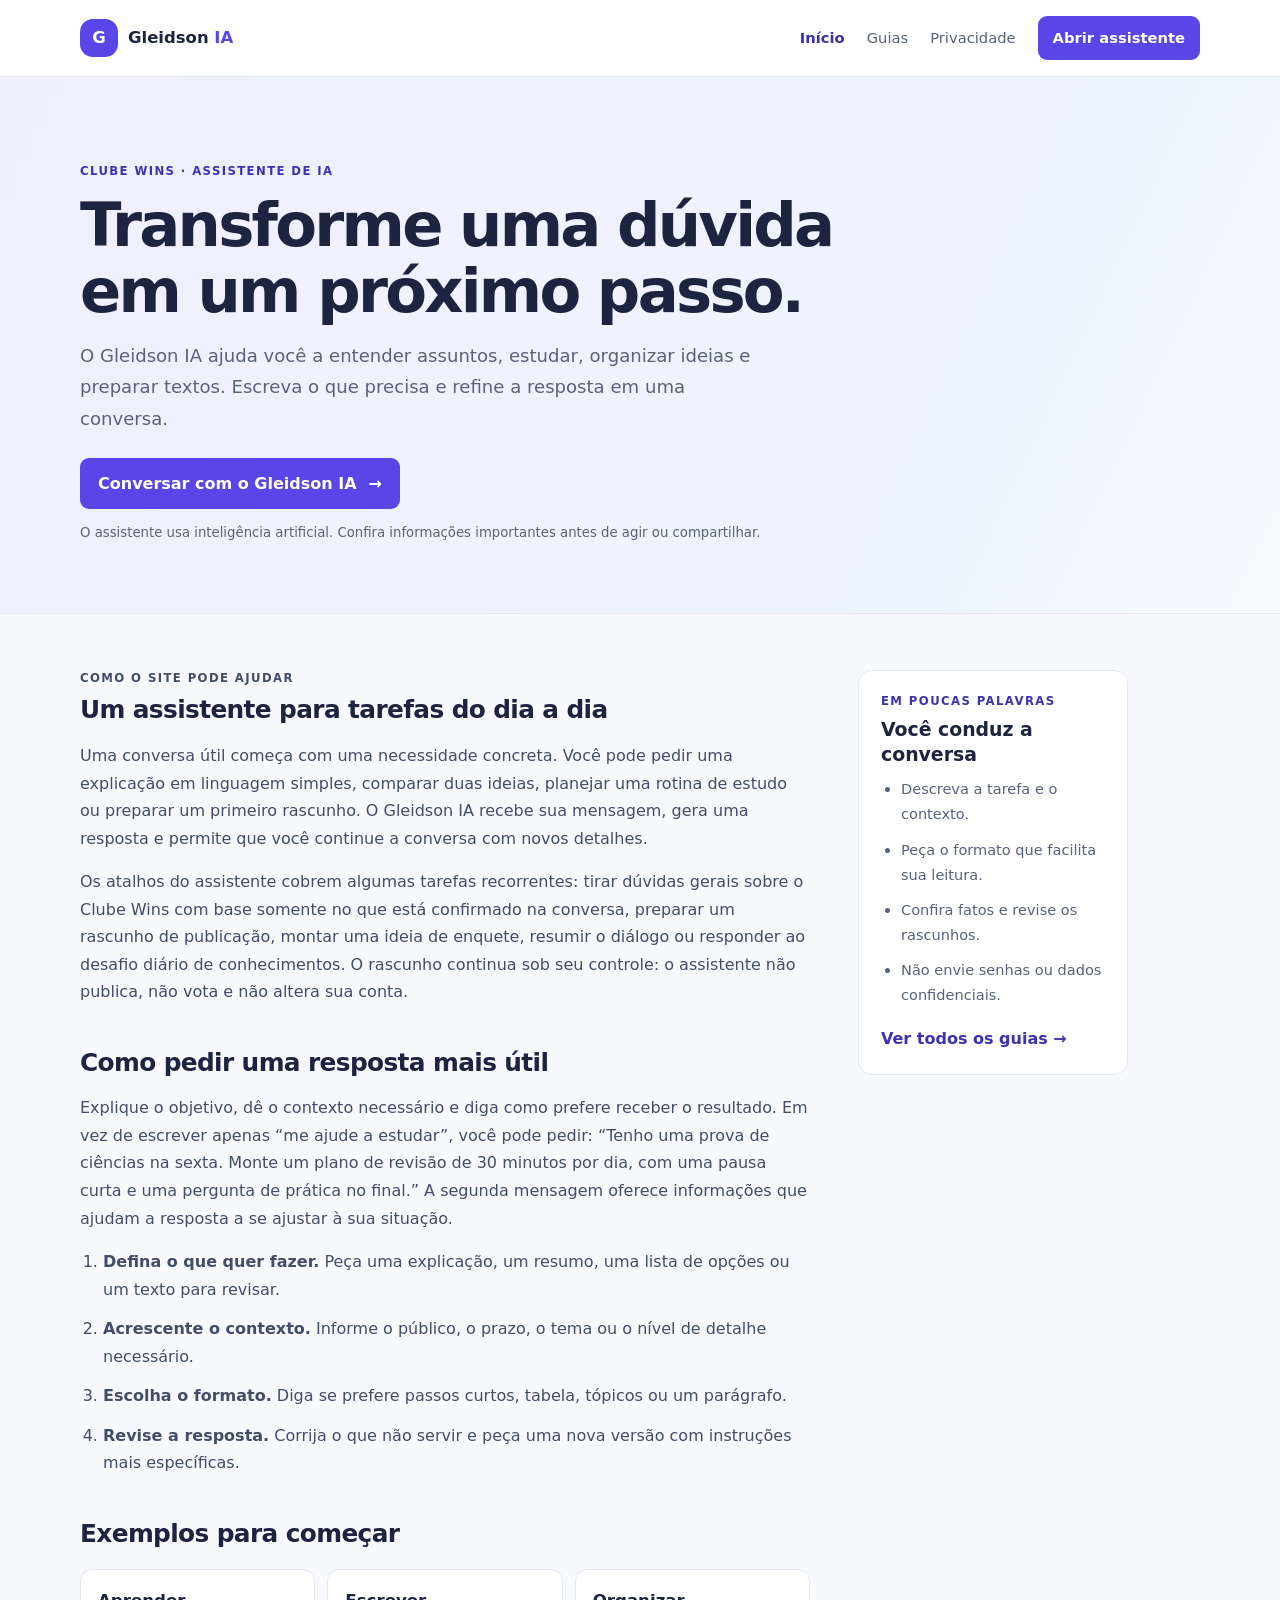
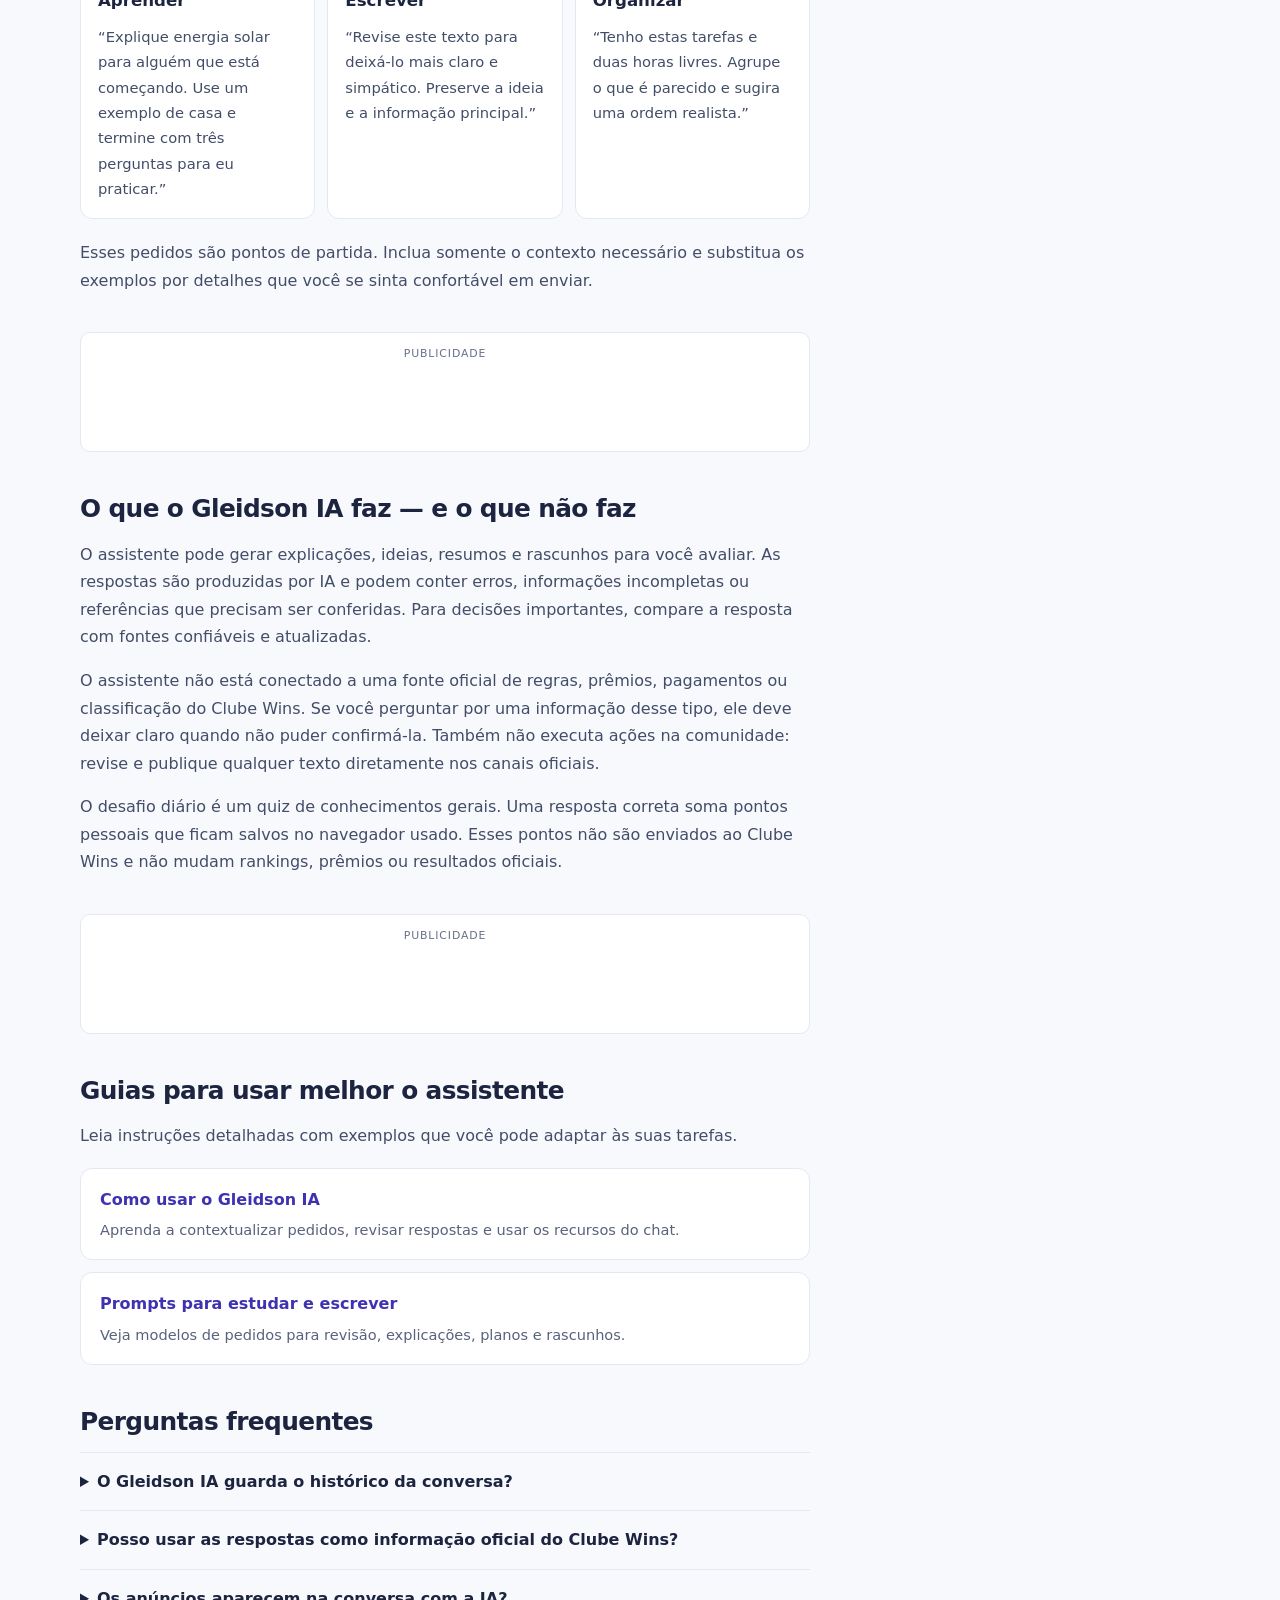
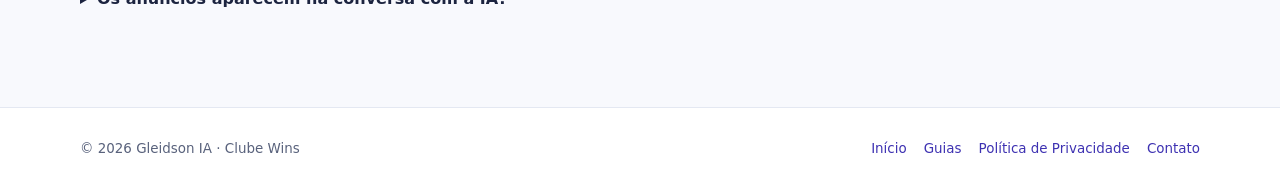
<file: index.html>
<!doctype html>
<html lang="pt-BR">
<head>
  <meta charset="utf-8">
  <meta name="viewport" content="width=device-width, initial-scale=1">
  <meta name="description" content="Conheça o Gleidson IA, veja como usar o assistente com mais clareza e confira guias práticos para estudar, escrever e organizar ideias.">
  <meta name="google-adsense-account" content="ca-pub-8005983262078707">
  <link rel="canonical" href="https://clubewins.com.br/">
  <link rel="stylesheet" href="/site.css">
  <title>Gleidson IA: assistente para estudar, escrever e organizar ideias</title>
  <script async src="https://pagead2.googlesyndication.com/pagead/js/adsbygoogle.js?client=ca-pub-8005983262078707" crossorigin="anonymous"></script>
</head>
<body>
  <header class="site-header">
    <div class="site-header-inner">
      <a class="brand" href="/" aria-label="Gleidson IA, página inicial"><span class="brand-mark" aria-hidden="true">G</span><span>Gleidson <strong>IA</strong></span></a>
      <nav class="site-nav" aria-label="Navegação principal">
        <a href="/" aria-current="page">Início</a>
        <a href="/guias/">Guias</a>
        <a href="/privacidade/">Privacidade</a>
        <a class="nav-cta" href="/chat/">Abrir assistente</a>
      </nav>
    </div>
  </header>

  <main>
    <section class="hero">
      <div class="hero-inner">
        <p class="eyebrow">CLUBE WINS · ASSISTENTE DE IA</p>
        <h1>Transforme uma dúvida em um próximo passo.</h1>
        <p class="hero-copy">O Gleidson IA ajuda você a entender assuntos, estudar, organizar ideias e preparar textos. Escreva o que precisa e refine a resposta em uma conversa.</p>
        <a class="button button-primary" href="/chat/">Conversar com o Gleidson IA <span aria-hidden="true">→</span></a>
        <p class="hero-note">O assistente usa inteligência artificial. Confira informações importantes antes de agir ou compartilhar.</p>
      </div>
    </section>

    <div class="content-layout">
      <article class="article-content">
        <p class="article-kicker">COMO O SITE PODE AJUDAR</p>
        <h2>Um assistente para tarefas do dia a dia</h2>
        <p>Uma conversa útil começa com uma necessidade concreta. Você pode pedir uma explicação em linguagem simples, comparar duas ideias, planejar uma rotina de estudo ou preparar um primeiro rascunho. O Gleidson IA recebe sua mensagem, gera uma resposta e permite que você continue a conversa com novos detalhes.</p>
        <p>Os atalhos do assistente cobrem algumas tarefas recorrentes: tirar dúvidas gerais sobre o Clube Wins com base somente no que está confirmado na conversa, preparar um rascunho de publicação, montar uma ideia de enquete, resumir o diálogo ou responder ao desafio diário de conhecimentos. O rascunho continua sob seu controle: o assistente não publica, não vota e não altera sua conta.</p>

        <section class="content-section">
          <h2>Como pedir uma resposta mais útil</h2>
          <p>Explique o objetivo, dê o contexto necessário e diga como prefere receber o resultado. Em vez de escrever apenas “me ajude a estudar”, você pode pedir: “Tenho uma prova de ciências na sexta. Monte um plano de revisão de 30 minutos por dia, com uma pausa curta e uma pergunta de prática no final.” A segunda mensagem oferece informações que ajudam a resposta a se ajustar à sua situação.</p>
          <ol class="steps-list">
            <li><strong>Defina o que quer fazer.</strong> Peça uma explicação, um resumo, uma lista de opções ou um texto para revisar.</li>
            <li><strong>Acrescente o contexto.</strong> Informe o público, o prazo, o tema ou o nível de detalhe necessário.</li>
            <li><strong>Escolha o formato.</strong> Diga se prefere passos curtos, tabela, tópicos ou um parágrafo.</li>
            <li><strong>Revise a resposta.</strong> Corrija o que não servir e peça uma nova versão com instruções mais específicas.</li>
          </ol>
        </section>

        <section class="content-section">
          <h2>Exemplos para começar</h2>
          <div class="example-grid">
            <div class="example-card"><h3>Aprender</h3><p>“Explique energia solar para alguém que está começando. Use um exemplo de casa e termine com três perguntas para eu praticar.”</p></div>
            <div class="example-card"><h3>Escrever</h3><p>“Revise este texto para deixá-lo mais claro e simpático. Preserve a ideia e a informação principal.”</p></div>
            <div class="example-card"><h3>Organizar</h3><p>“Tenho estas tarefas e duas horas livres. Agrupe o que é parecido e sugira uma ordem realista.”</p></div>
          </div>
          <p>Esses pedidos são pontos de partida. Inclua somente o contexto necessário e substitua os exemplos por detalhes que você se sinta confortável em enviar.</p>
        </section>

        <aside class="ad-panel" aria-label="Publicidade">
          <span class="ad-label">Publicidade</span>
          <ins class="adsbygoogle" style="display:block" data-ad-client="ca-pub-8005983262078707" data-ad-slot="6767560576" data-ad-format="auto" data-full-width-responsive="true"></ins>
          <script>(window.adsbygoogle = window.adsbygoogle || []).push({});</script>
        </aside>

        <section class="content-section">
          <h2>O que o Gleidson IA faz — e o que não faz</h2>
          <p>O assistente pode gerar explicações, ideias, resumos e rascunhos para você avaliar. As respostas são produzidas por IA e podem conter erros, informações incompletas ou referências que precisam ser conferidas. Para decisões importantes, compare a resposta com fontes confiáveis e atualizadas.</p>
          <p>O assistente não está conectado a uma fonte oficial de regras, prêmios, pagamentos ou classificação do Clube Wins. Se você perguntar por uma informação desse tipo, ele deve deixar claro quando não puder confirmá-la. Também não executa ações na comunidade: revise e publique qualquer texto diretamente nos canais oficiais.</p>
          <p>O desafio diário é um quiz de conhecimentos gerais. Uma resposta correta soma pontos pessoais que ficam salvos no navegador usado. Esses pontos não são enviados ao Clube Wins e não mudam rankings, prêmios ou resultados oficiais.</p>
        </section>

        <aside class="ad-panel" aria-label="Publicidade">
          <span class="ad-label">Publicidade</span>
          <ins class="adsbygoogle" style="display:block" data-ad-client="ca-pub-8005983262078707" data-ad-slot="3563583249" data-ad-format="auto" data-full-width-responsive="true"></ins>
          <script>(window.adsbygoogle = window.adsbygoogle || []).push({});</script>
        </aside>

        <section class="content-section">
          <h2>Guias para usar melhor o assistente</h2>
          <p>Leia instruções detalhadas com exemplos que você pode adaptar às suas tarefas.</p>
          <div class="guide-links">
            <a href="/guias/como-usar-gleidson-ia/"><strong>Como usar o Gleidson IA</strong><span>Aprenda a contextualizar pedidos, revisar respostas e usar os recursos do chat.</span></a>
            <a href="/guias/prompts-para-estudar-e-escrever/"><strong>Prompts para estudar e escrever</strong><span>Veja modelos de pedidos para revisão, explicações, planos e rascunhos.</span></a>
          </div>
        </section>

        <section class="content-section faq-section">
          <h2>Perguntas frequentes</h2>
          <details><summary>O Gleidson IA guarda o histórico da conversa?</summary><p>O site mantém as mensagens da conversa na memória da página enquanto ela está aberta. Ao recarregar ou iniciar outra conversa, esse histórico local é apagado. As mensagens enviadas são processadas pelo serviço Gemini do Google; consulte a <a href="/privacidade/">Política de Privacidade</a> para entender o tratamento pelo provedor.</p></details>
          <details><summary>Posso usar as respostas como informação oficial do Clube Wins?</summary><p>Não. O assistente não tem acesso a uma base oficial de regras, prêmios, pagamentos ou classificações. Confirme esse tipo de informação diretamente nos canais oficiais do Clube Wins.</p></details>
          <details><summary>Os anúncios aparecem na conversa com a IA?</summary><p>Esta página editorial pode exibir anúncios do Google AdSense. A tela de conversa em <a href="/chat/">/chat/</a> não carrega anúncios.</p></details>
        </section>
      </article>
      <aside class="reading-card" aria-label="Resumo do Gleidson IA">
        <p class="eyebrow">EM POUCAS PALAVRAS</p>
        <h2>Você conduz a conversa</h2>
        <ul>
          <li>Descreva a tarefa e o contexto.</li>
          <li>Peça o formato que facilita sua leitura.</li>
          <li>Confira fatos e revise os rascunhos.</li>
          <li>Não envie senhas ou dados confidenciais.</li>
        </ul>
        <a class="text-link" href="/guias/">Ver todos os guias <span aria-hidden="true">→</span></a>
      </aside>
    </div>
  </main>

  <footer class="site-footer">
    <div class="footer-inner">
      <span>© 2026 Gleidson IA · Clube Wins</span>
      <nav aria-label="Links do rodapé"><a href="/">Início</a><a href="/guias/">Guias</a><a href="/privacidade/">Política de Privacidade</a><a href="mailto:gleidssonn22@gmail.com">Contato</a></nav>
    </div>
  </footer>
</body>
</html>
</file>
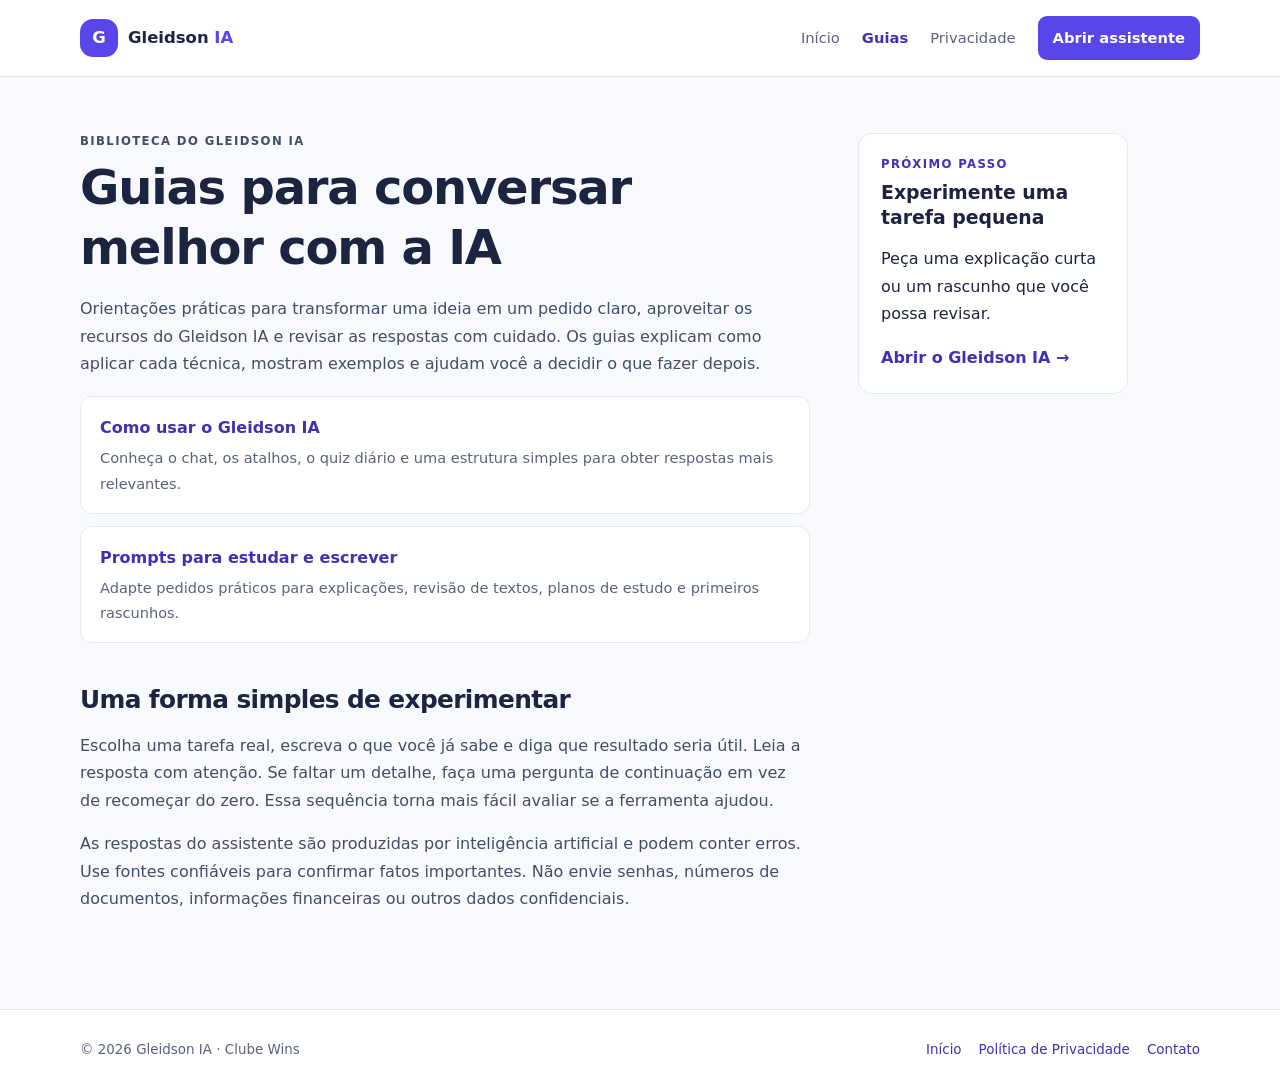
<file: guias/index.html>
<!doctype html>
<html lang="pt-BR">
<head>
  <meta charset="utf-8">
  <meta name="viewport" content="width=device-width, initial-scale=1">
  <meta name="description" content="Guias originais do Gleidson IA com instruções e exemplos para estudar, escrever, organizar ideias e revisar respostas de inteligência artificial.">
  <link rel="canonical" href="https://clubewins.com.br/guias/">
  <link rel="stylesheet" href="/site.css">
  <title>Guias práticos de inteligência artificial | Gleidson IA</title>
</head>
<body>
  <header class="site-header"><div class="site-header-inner">
    <a class="brand" href="/" aria-label="Gleidson IA, página inicial"><span class="brand-mark" aria-hidden="true">G</span><span>Gleidson <strong>IA</strong></span></a>
    <nav class="site-nav" aria-label="Navegação principal"><a href="/">Início</a><a href="/guias/" aria-current="page">Guias</a><a href="/privacidade/">Privacidade</a><a class="nav-cta" href="/chat/">Abrir assistente</a></nav>
  </div></header>
  <main class="content-layout">
    <article class="article-content">
      <p class="article-kicker">BIBLIOTECA DO GLEIDSON IA</p>
      <h1>Guias para conversar melhor com a IA</h1>
      <p>Orientações práticas para transformar uma ideia em um pedido claro, aproveitar os recursos do Gleidson IA e revisar as respostas com cuidado. Os guias explicam como aplicar cada técnica, mostram exemplos e ajudam você a decidir o que fazer depois.</p>
      <div class="guide-links">
        <a href="/guias/como-usar-gleidson-ia/"><strong>Como usar o Gleidson IA</strong><span>Conheça o chat, os atalhos, o quiz diário e uma estrutura simples para obter respostas mais relevantes.</span></a>
        <a href="/guias/prompts-para-estudar-e-escrever/"><strong>Prompts para estudar e escrever</strong><span>Adapte pedidos práticos para explicações, revisão de textos, planos de estudo e primeiros rascunhos.</span></a>
      </div>
      <section class="content-section">
        <h2>Uma forma simples de experimentar</h2>
        <p>Escolha uma tarefa real, escreva o que você já sabe e diga que resultado seria útil. Leia a resposta com atenção. Se faltar um detalhe, faça uma pergunta de continuação em vez de recomeçar do zero. Essa sequência torna mais fácil avaliar se a ferramenta ajudou.</p>
        <p>As respostas do assistente são produzidas por inteligência artificial e podem conter erros. Use fontes confiáveis para confirmar fatos importantes. Não envie senhas, números de documentos, informações financeiras ou outros dados confidenciais.</p>
      </section>
    </article>
    <aside class="reading-card"><p class="eyebrow">PRÓXIMO PASSO</p><h2>Experimente uma tarefa pequena</h2><p>Peça uma explicação curta ou um rascunho que você possa revisar.</p><a class="text-link" href="/chat/">Abrir o Gleidson IA →</a></aside>
  </main>
  <footer class="site-footer"><div class="footer-inner"><span>© 2026 Gleidson IA · Clube Wins</span><nav aria-label="Links do rodapé"><a href="/">Início</a><a href="/privacidade/">Política de Privacidade</a><a href="mailto:gleidssonn22@gmail.com">Contato</a></nav></div></footer>
</body>
</html>
</file>
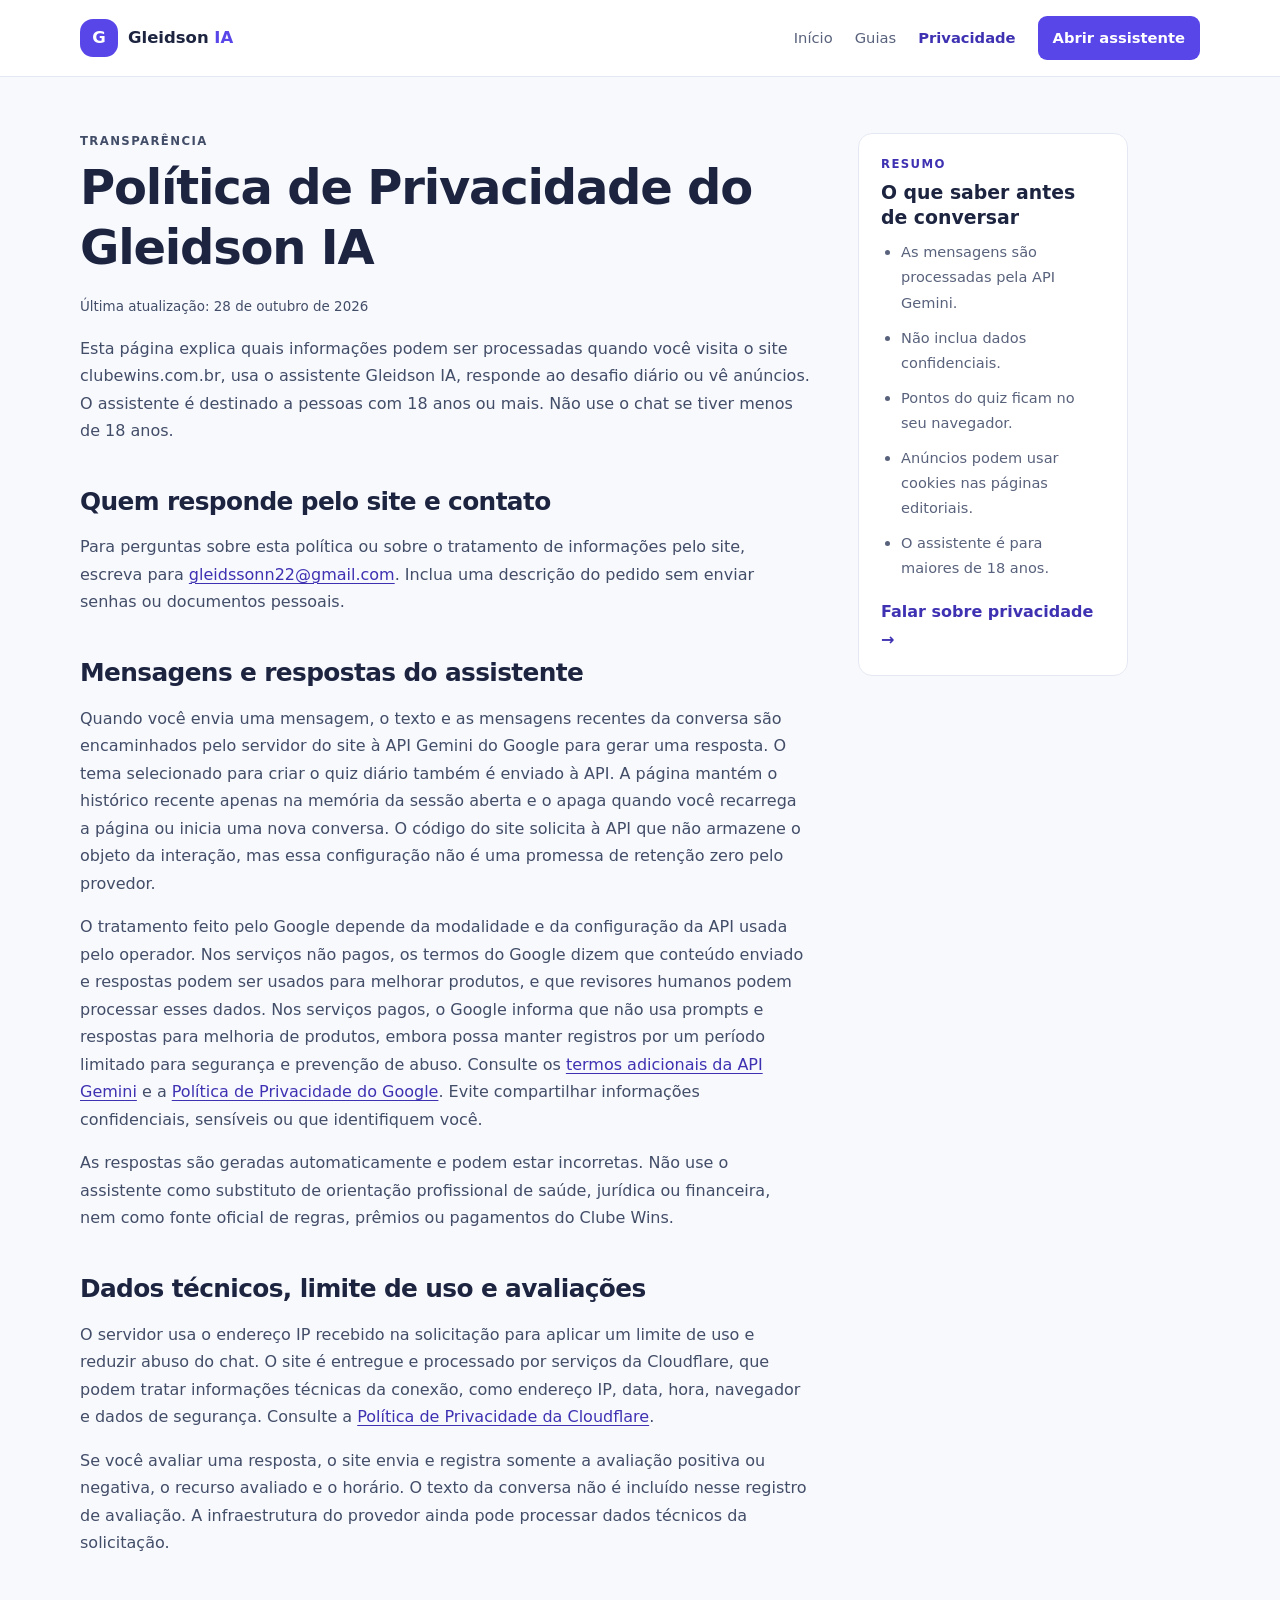
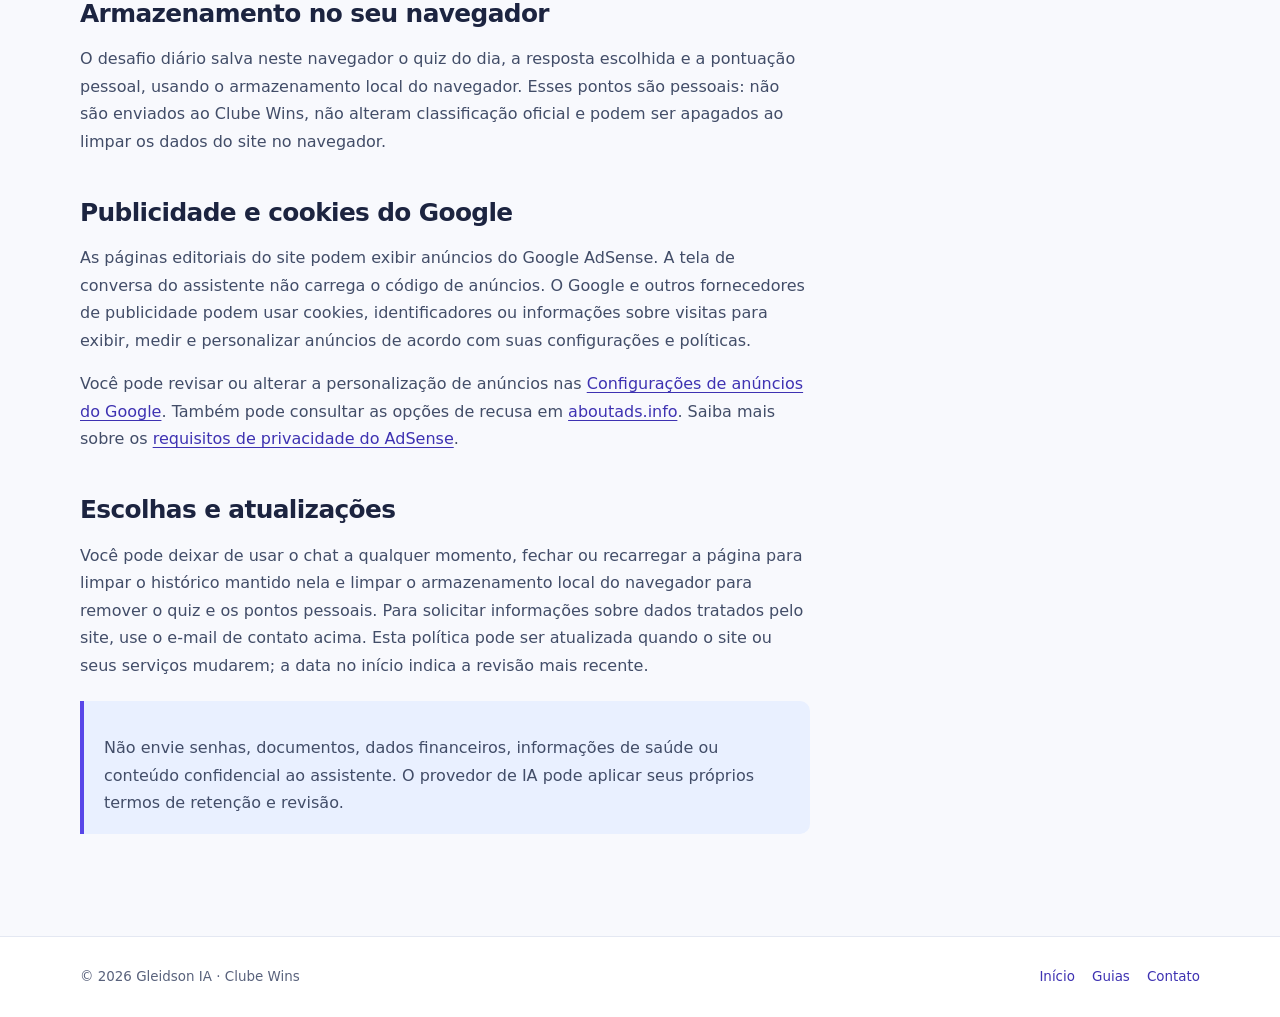
<file: privacidade/index.html>
<!doctype html>
<html lang="pt-BR">
<head>
  <meta charset="utf-8">
  <meta name="viewport" content="width=device-width, initial-scale=1">
  <meta name="description" content="Saiba como o Gleidson IA trata mensagens, avaliações, dados técnicos, armazenamento local e cookies de publicidade.">
  <link rel="canonical" href="https://clubewins.com.br/privacidade/">
  <link rel="stylesheet" href="/site.css">
  <title>Política de Privacidade | Gleidson IA</title>
</head>
<body>
  <header class="site-header"><div class="site-header-inner">
    <a class="brand" href="/" aria-label="Gleidson IA, página inicial"><span class="brand-mark" aria-hidden="true">G</span><span>Gleidson <strong>IA</strong></span></a>
    <nav class="site-nav" aria-label="Navegação principal"><a href="/">Início</a><a href="/guias/">Guias</a><a href="/privacidade/" aria-current="page">Privacidade</a><a class="nav-cta" href="/chat/">Abrir assistente</a></nav>
  </div></header>
  <main class="content-layout">
    <article class="article-content">
      <p class="article-kicker">TRANSPARÊNCIA</p>
      <h1>Política de Privacidade do Gleidson IA</h1>
      <p class="article-meta">Última atualização: 28 de outubro de 2026</p>
      <p>Esta página explica quais informações podem ser processadas quando você visita o site clubewins.com.br, usa o assistente Gleidson IA, responde ao desafio diário ou vê anúncios. O assistente é destinado a pessoas com 18 anos ou mais. Não use o chat se tiver menos de 18 anos.</p>

      <section class="content-section">
        <h2>Quem responde pelo site e contato</h2>
        <p>Para perguntas sobre esta política ou sobre o tratamento de informações pelo site, escreva para <a href="mailto:gleidssonn22@gmail.com">gleidssonn22@gmail.com</a>. Inclua uma descrição do pedido sem enviar senhas ou documentos pessoais.</p>
      </section>

      <section class="content-section">
        <h2>Mensagens e respostas do assistente</h2>
        <p>Quando você envia uma mensagem, o texto e as mensagens recentes da conversa são encaminhados pelo servidor do site à API Gemini do Google para gerar uma resposta. O tema selecionado para criar o quiz diário também é enviado à API. A página mantém o histórico recente apenas na memória da sessão aberta e o apaga quando você recarrega a página ou inicia uma nova conversa. O código do site solicita à API que não armazene o objeto da interação, mas essa configuração não é uma promessa de retenção zero pelo provedor.</p>
        <p>O tratamento feito pelo Google depende da modalidade e da configuração da API usada pelo operador. Nos serviços não pagos, os termos do Google dizem que conteúdo enviado e respostas podem ser usados para melhorar produtos, e que revisores humanos podem processar esses dados. Nos serviços pagos, o Google informa que não usa prompts e respostas para melhoria de produtos, embora possa manter registros por um período limitado para segurança e prevenção de abuso. Consulte os <a href="https://ai.google.dev/gemini-api/terms" target="_blank" rel="noopener noreferrer">termos adicionais da API Gemini</a> e a <a href="https://policies.google.com/privacy" target="_blank" rel="noopener noreferrer">Política de Privacidade do Google</a>. Evite compartilhar informações confidenciais, sensíveis ou que identifiquem você.</p>
        <p>As respostas são geradas automaticamente e podem estar incorretas. Não use o assistente como substituto de orientação profissional de saúde, jurídica ou financeira, nem como fonte oficial de regras, prêmios ou pagamentos do Clube Wins.</p>
      </section>

      <section class="content-section">
        <h2>Dados técnicos, limite de uso e avaliações</h2>
        <p>O servidor usa o endereço IP recebido na solicitação para aplicar um limite de uso e reduzir abuso do chat. O site é entregue e processado por serviços da Cloudflare, que podem tratar informações técnicas da conexão, como endereço IP, data, hora, navegador e dados de segurança. Consulte a <a href="https://www.cloudflare.com/privacypolicy/" target="_blank" rel="noopener noreferrer">Política de Privacidade da Cloudflare</a>.</p>
        <p>Se você avaliar uma resposta, o site envia e registra somente a avaliação positiva ou negativa, o recurso avaliado e o horário. O texto da conversa não é incluído nesse registro de avaliação. A infraestrutura do provedor ainda pode processar dados técnicos da solicitação.</p>
      </section>

      <section class="content-section">
        <h2>Armazenamento no seu navegador</h2>
        <p>O desafio diário salva neste navegador o quiz do dia, a resposta escolhida e a pontuação pessoal, usando o armazenamento local do navegador. Esses pontos são pessoais: não são enviados ao Clube Wins, não alteram classificação oficial e podem ser apagados ao limpar os dados do site no navegador.</p>
      </section>

      <section class="content-section">
        <h2>Publicidade e cookies do Google</h2>
        <p>As páginas editoriais do site podem exibir anúncios do Google AdSense. A tela de conversa do assistente não carrega o código de anúncios. O Google e outros fornecedores de publicidade podem usar cookies, identificadores ou informações sobre visitas para exibir, medir e personalizar anúncios de acordo com suas configurações e políticas.</p>
        <p>Você pode revisar ou alterar a personalização de anúncios nas <a href="https://adssettings.google.com/" target="_blank" rel="noopener noreferrer">Configurações de anúncios do Google</a>. Também pode consultar as opções de recusa em <a href="https://www.aboutads.info/choices/" target="_blank" rel="noopener noreferrer">aboutads.info</a>. Saiba mais sobre os <a href="https://support.google.com/adsense/answer/1348695?hl=pt-BR" target="_blank" rel="noopener noreferrer">requisitos de privacidade do AdSense</a>.</p>
      </section>

      <section class="content-section">
        <h2>Escolhas e atualizações</h2>
        <p>Você pode deixar de usar o chat a qualquer momento, fechar ou recarregar a página para limpar o histórico mantido nela e limpar o armazenamento local do navegador para remover o quiz e os pontos pessoais. Para solicitar informações sobre dados tratados pelo site, use o e-mail de contato acima. Esta política pode ser atualizada quando o site ou seus serviços mudarem; a data no início indica a revisão mais recente.</p>
      </section>
      <div class="callout"><p>Não envie senhas, documentos, dados financeiros, informações de saúde ou conteúdo confidencial ao assistente. O provedor de IA pode aplicar seus próprios termos de retenção e revisão.</p></div>
    </article>
    <aside class="reading-card"><p class="eyebrow">RESUMO</p><h2>O que saber antes de conversar</h2><ul><li>As mensagens são processadas pela API Gemini.</li><li>Não inclua dados confidenciais.</li><li>Pontos do quiz ficam no seu navegador.</li><li>Anúncios podem usar cookies nas páginas editoriais.</li><li>O assistente é para maiores de 18 anos.</li></ul><a class="text-link" href="mailto:gleidssonn22@gmail.com">Falar sobre privacidade →</a></aside>
  </main>
  <footer class="site-footer"><div class="footer-inner"><span>© 2026 Gleidson IA · Clube Wins</span><nav aria-label="Links do rodapé"><a href="/">Início</a><a href="/guias/">Guias</a><a href="mailto:gleidssonn22@gmail.com">Contato</a></nav></div></footer>
</body>
</html>
</file>
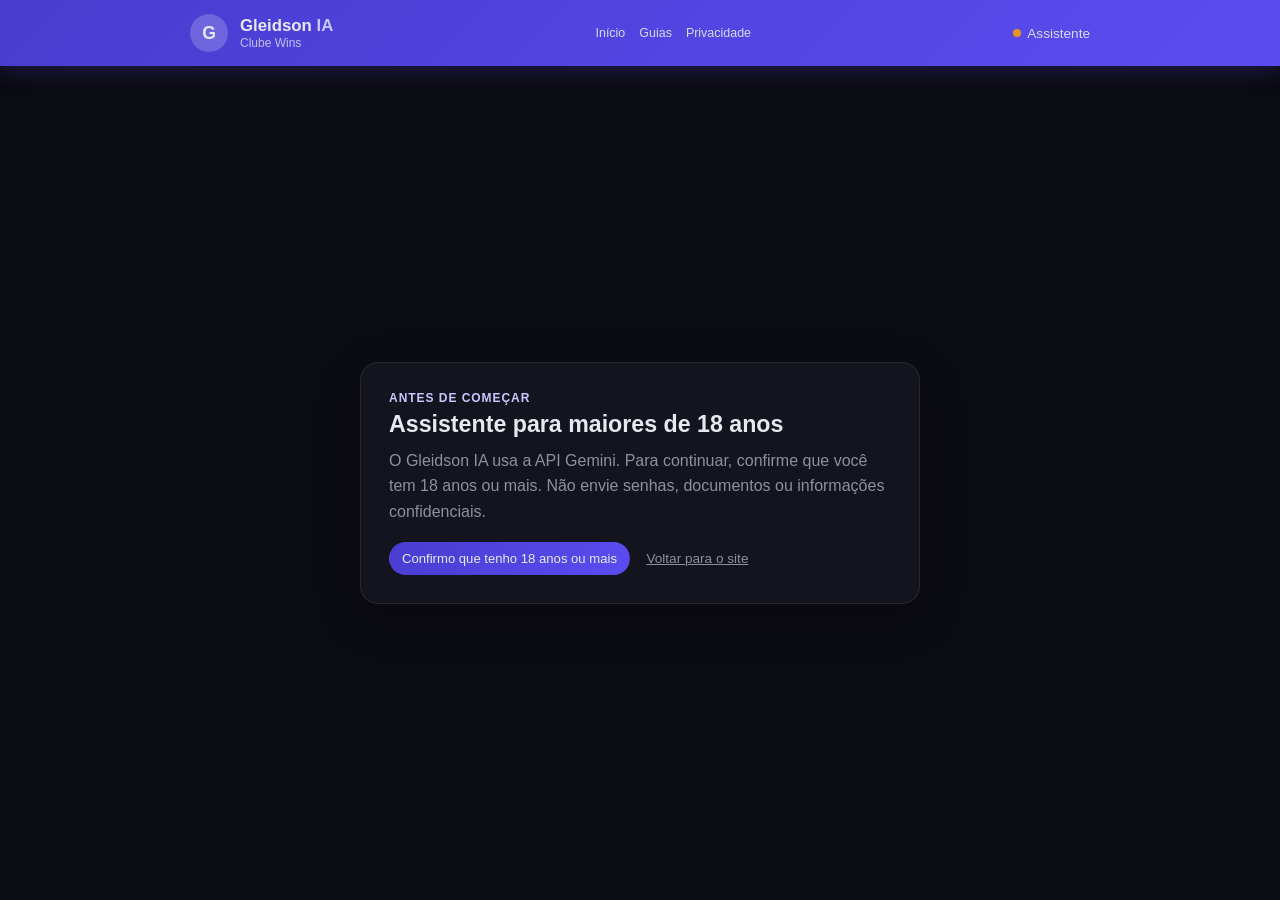
<file: public/index.html>
<!DOCTYPE html>
<html lang="pt-BR">
<head>
    <meta charset="UTF-8">
    <meta name="viewport" content="width=device-width, initial-scale=1.0">
    <meta name="description" content="Converse com o Gleidson IA para tirar dúvidas, estudar, preparar rascunhos e responder ao desafio diário.">
    <title>Gleidson IA | Clube Wins</title>
    <link rel="stylesheet" href="style.css">
    <link rel="icon" type="image/svg+xml" href="data:image/svg+xml,%3Csvg xmlns='http://www.w3.org/2000/svg' viewBox='0 0 100 100'%3E%3Ctext y='.9em' font-size='90'%3EG%3C/text%3E%3C/svg%3E">
</head>
<body>
    <header class="app-header">
        <div class="header-wrapper">
            <a href="/" class="brand" aria-label="Gleidson IA, início">
                <div class="brand-icon">G</div>
                <div class="brand-text">
                    <span class="brand-name">Gleidson <strong>IA</strong></span>
                    <span class="brand-tag">Clube Wins</span>
                </div>
            </a>
            <nav class="assistant-nav" aria-label="Navegação principal">
                <a href="/">Início</a>
                <a href="/guias/">Guias</a>
                <a href="/privacidade/">Privacidade</a>
            </nav>
            <div class="connection-status" aria-live="polite">
                <span class="status-dot" id="status-dot" style="background:#f59e0b"></span>
                <span class="status-label" id="status-label">Assistente</span>
            </div>
        </div>
    </header>

    <section id="age-gate" class="age-gate" aria-labelledby="age-gate-title">
        <div class="age-gate-card">
            <p class="age-gate-label">Antes de começar</p>
            <h1 id="age-gate-title">Assistente para maiores de 18 anos</h1>
            <p>O Gleidson IA usa a API Gemini. Para continuar, confirme que você tem 18 anos ou mais. Não envie senhas, documentos ou informações confidenciais.</p>
            <button type="button" id="age-confirm-btn" class="quick-action quick-action-primary">Confirmo que tenho 18 anos ou mais</button>
            <a class="age-exit-link" href="/">Voltar para o site</a>
        </div>
    </section>

    <main class="chat-wrapper" hidden>
        <section class="assistant-tools" aria-label="Ferramentas do Gleidson IA">
            <div class="tools-heading">
                <h2>O que vamos fazer hoje?</h2>
                <span id="personal-points" class="personal-points" aria-live="polite">Pontos pessoais: 0</span>
            </div>
            <div id="quick-actions" class="quick-actions">
                <button type="button" class="quick-action" data-action="club-faq">Dúvidas do Clube</button>
                <button type="button" class="quick-action" data-action="post-draft">Criar publicação</button>
                <button type="button" class="quick-action" data-action="poll-draft">Montar enquete</button>
                <button type="button" class="quick-action" data-action="summary">Resumir conversa</button>
                <button type="button" id="daily-challenge-btn" class="quick-action quick-action-primary">Desafio do dia</button>
            </div>
            <details class="faq-panel">
                <summary>Perguntas frequentes sobre o assistente</summary>
                <div class="faq-content">
                    <h3>O que o Gleidson IA pode fazer?</h3>
                    <p>Responder perguntas gerais, ajudar com textos e ideias, estudar, resumir a conversa e montar rascunhos de publicações ou enquetes.</p>
                    <h3>Ele publica, vota ou altera minha conta?</h3>
                    <p>Não. Ele prepara sugestões para você revisar. Nada é publicado nem enviado à comunidade pelo assistente.</p>
                    <h3>Como funciona o desafio?</h3>
                    <p>Você pode responder a um quiz por dia. Uma resposta certa vale 5 pontos pessoais, salvos neste navegador. Eles não alteram o ranking oficial do Clube Wins.</p>
                    <h3>O que acontece com a conversa?</h3>
                    <p>O assistente usa as últimas mensagens enquanto esta página está aberta. Ao recarregar ou iniciar outra conversa, esse histórico é apagado.</p>
                    <h3>Onde encontro regras oficiais do Clube Wins?</h3>
                    <p>O assistente não tem uma fonte oficial de regras, prêmios ou pagamentos conectada. Ele deve avisar quando não souber, em vez de inventar.</p>
                    <h3>Minha avaliação envia a conversa?</h3>
                    <p>Não. O voto positivo ou negativo envia apenas a avaliação e o tipo de ajuda, sem o texto da conversa.</p>
                </div>
            </details>
        </section>
        <div id="chat-messages" class="messages-container" aria-live="polite" aria-label="Conversa">
            <div class="message ai-message">
                <div class="message-avatar" aria-hidden="true">🤖</div>
                <div class="message-content">
                    <p><strong>Olá! Eu sou o Gleidson IA</strong> 🤖✨</p>
                    <p>Sou seu assistente de inteligência artificial. Posso ajudar com perguntas, textos, ideias, estudos e muito mais.</p>
                    <p class="message-tip">💡 Use os atalhos acima para tirar dúvidas, preparar rascunhos ou responder ao desafio diário.</p>
                </div>
            </div>
        </div>
    </main>

    <footer class="input-footer" hidden>
        <div class="input-layout">
            <form id="chat-form" class="input-form">
                <input type="text" id="user-input" class="message-input" placeholder="Digite sua mensagem..." autocomplete="off" maxlength="12000" required aria-label="Sua mensagem">
                <button type="submit" id="enviar-btn" class="send-button" aria-label="Enviar mensagem">
                    <svg width="20" height="20" viewBox="0 0 24 24" fill="none" stroke="currentColor" stroke-width="2.5" aria-hidden="true">
                        <path d="M22 2L11 13M22 2l-7 20-4-9-9-4 20-7z"/>
                    </svg>
                </button>
            </form>
            <button type="button" id="clear-chat-btn" class="new-chat-button">Nova conversa</button>
            <p class="disclaimer">Assistente para maiores de 18 anos. A IA pode cometer erros; confira informações importantes e não envie dados confidenciais.</p>
        </div>
    </footer>
    <script src="script.js"></script>
</body>
</html>
</file>
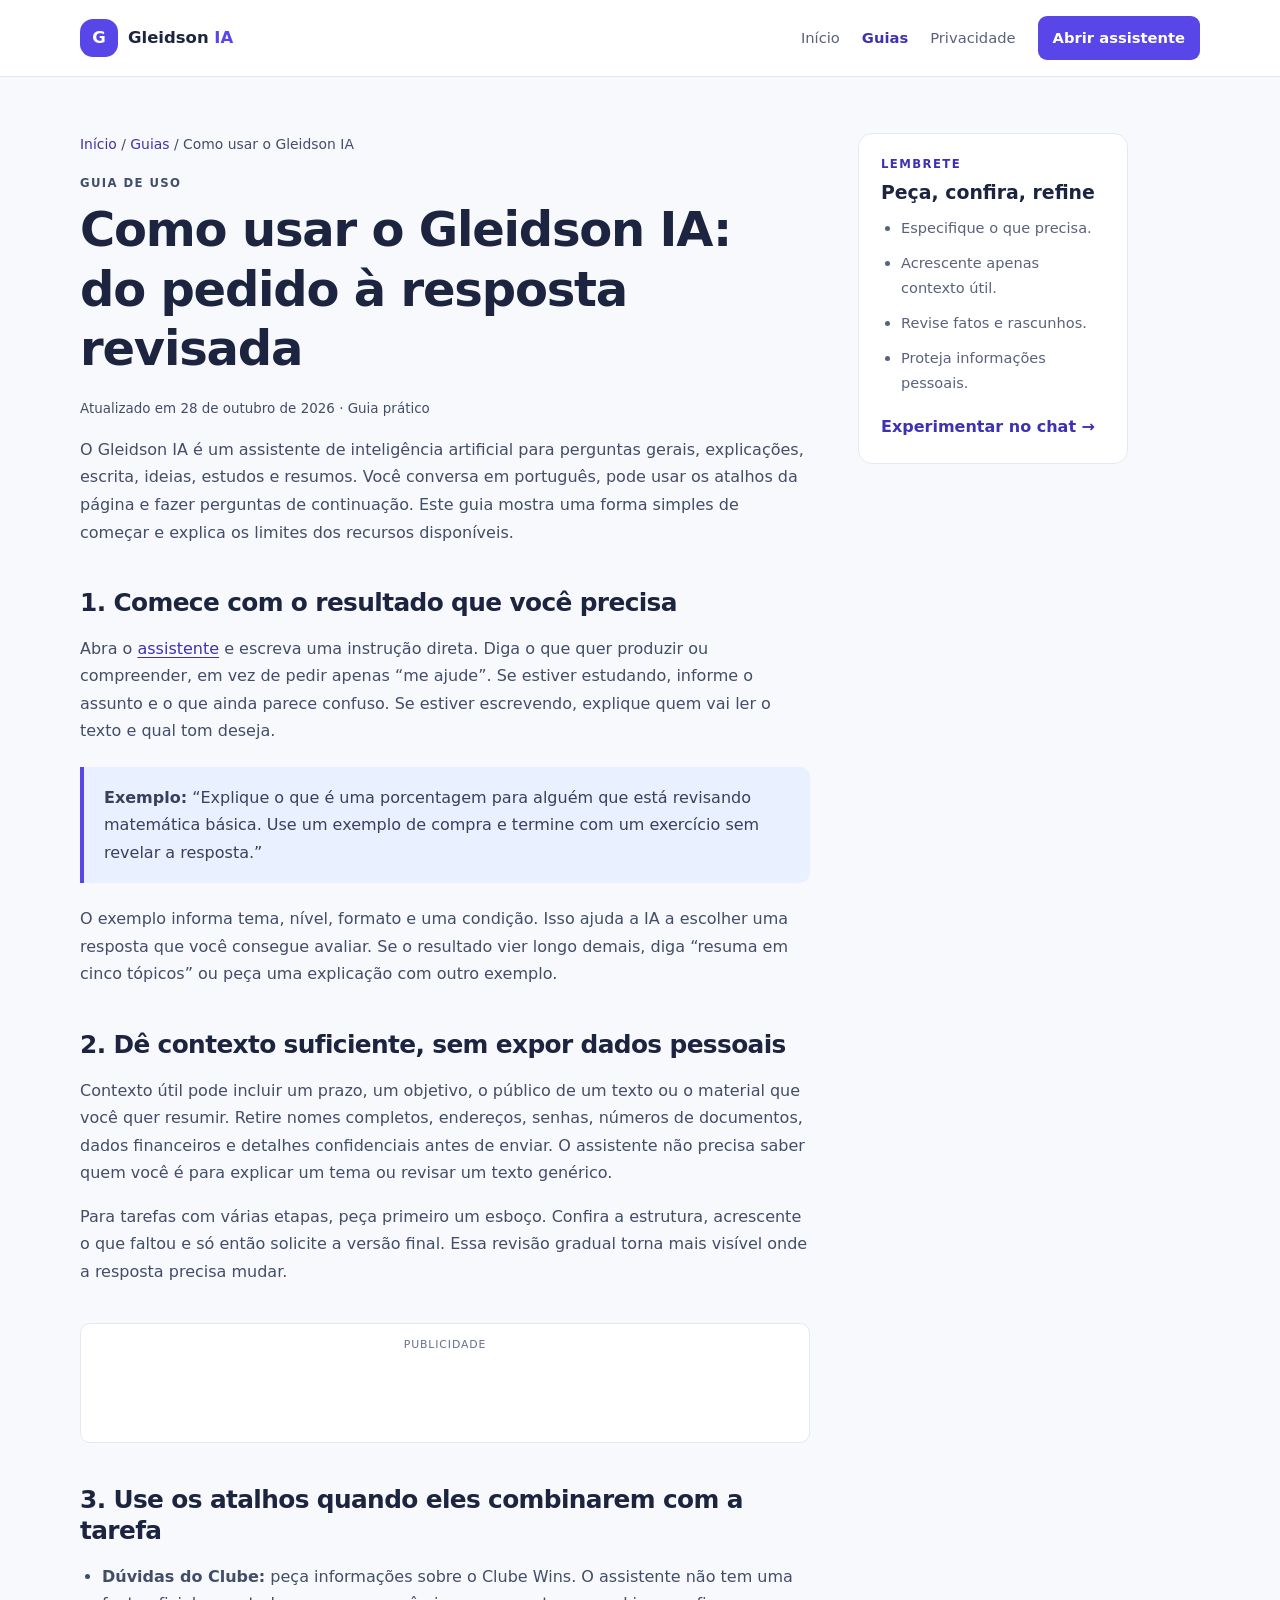
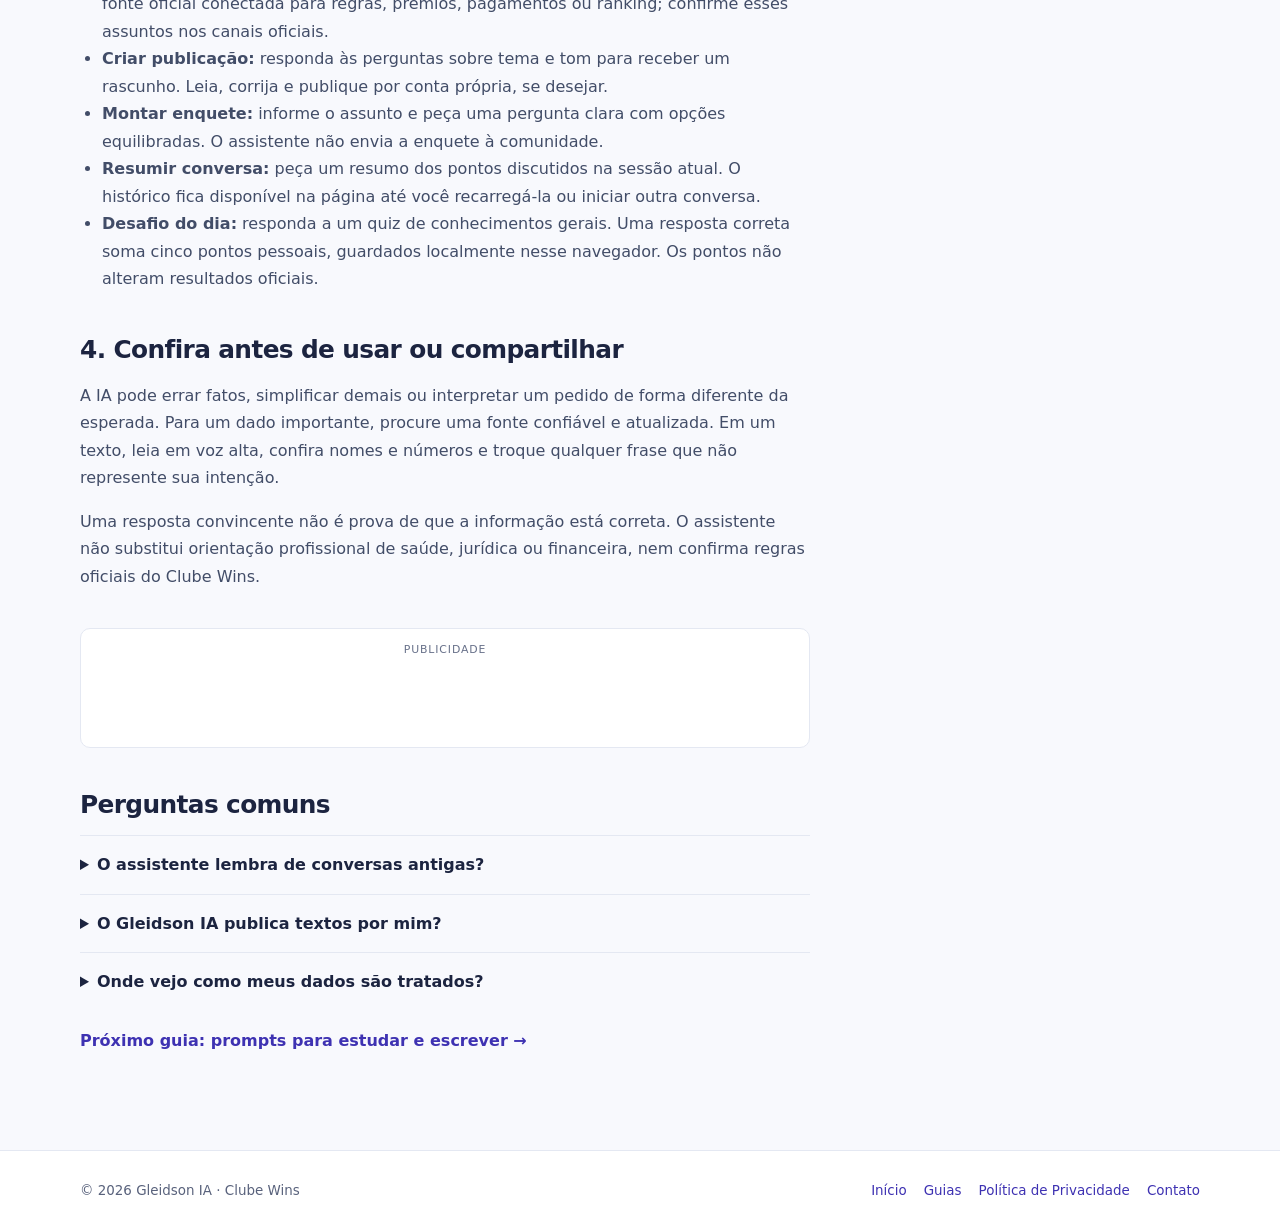
<file: guias/como-usar-gleidson-ia/index.html>
<!doctype html>
<html lang="pt-BR">
<head>
  <meta charset="utf-8">
  <meta name="viewport" content="width=device-width, initial-scale=1">
  <meta name="description" content="Veja passo a passo como usar o Gleidson IA para perguntas, estudos, rascunhos, resumos e o desafio diário, com exemplos e limites claros.">
  <link rel="canonical" href="https://clubewins.com.br/guias/como-usar-gleidson-ia/">
  <link rel="stylesheet" href="/site.css">
  <meta name="google-adsense-account" content="ca-pub-8005983262078707">
  <title>Como usar o Gleidson IA: guia passo a passo</title>
  <script async src="https://pagead2.googlesyndication.com/pagead/js/adsbygoogle.js?client=ca-pub-8005983262078707" crossorigin="anonymous"></script>
</head>
<body>
  <header class="site-header"><div class="site-header-inner">
    <a class="brand" href="/" aria-label="Gleidson IA, página inicial"><span class="brand-mark" aria-hidden="true">G</span><span>Gleidson <strong>IA</strong></span></a>
    <nav class="site-nav" aria-label="Navegação principal"><a href="/">Início</a><a href="/guias/" aria-current="page">Guias</a><a href="/privacidade/">Privacidade</a><a class="nav-cta" href="/chat/">Abrir assistente</a></nav>
  </div></header>
  <main class="content-layout">
    <article class="article-content">
      <p class="breadcrumb"><a href="/">Início</a> / <a href="/guias/">Guias</a> / Como usar o Gleidson IA</p>
      <p class="article-kicker">GUIA DE USO</p>
      <h1>Como usar o Gleidson IA: do pedido à resposta revisada</h1>
      <p class="article-meta">Atualizado em 28 de outubro de 2026 · Guia prático</p>
      <p>O Gleidson IA é um assistente de inteligência artificial para perguntas gerais, explicações, escrita, ideias, estudos e resumos. Você conversa em português, pode usar os atalhos da página e fazer perguntas de continuação. Este guia mostra uma forma simples de começar e explica os limites dos recursos disponíveis.</p>

      <section class="content-section">
        <h2>1. Comece com o resultado que você precisa</h2>
        <p>Abra o <a href="/chat/">assistente</a> e escreva uma instrução direta. Diga o que quer produzir ou compreender, em vez de pedir apenas “me ajude”. Se estiver estudando, informe o assunto e o que ainda parece confuso. Se estiver escrevendo, explique quem vai ler o texto e qual tom deseja.</p>
        <div class="callout"><strong>Exemplo:</strong> “Explique o que é uma porcentagem para alguém que está revisando matemática básica. Use um exemplo de compra e termine com um exercício sem revelar a resposta.”</div>
        <p>O exemplo informa tema, nível, formato e uma condição. Isso ajuda a IA a escolher uma resposta que você consegue avaliar. Se o resultado vier longo demais, diga “resuma em cinco tópicos” ou peça uma explicação com outro exemplo.</p>
      </section>

      <section class="content-section">
        <h2>2. Dê contexto suficiente, sem expor dados pessoais</h2>
        <p>Contexto útil pode incluir um prazo, um objetivo, o público de um texto ou o material que você quer resumir. Retire nomes completos, endereços, senhas, números de documentos, dados financeiros e detalhes confidenciais antes de enviar. O assistente não precisa saber quem você é para explicar um tema ou revisar um texto genérico.</p>
        <p>Para tarefas com várias etapas, peça primeiro um esboço. Confira a estrutura, acrescente o que faltou e só então solicite a versão final. Essa revisão gradual torna mais visível onde a resposta precisa mudar.</p>
      </section>

      <aside class="ad-panel" aria-label="Publicidade"><span class="ad-label">Publicidade</span><ins class="adsbygoogle" style="display:block" data-ad-client="ca-pub-8005983262078707" data-ad-slot="3563583249" data-ad-format="auto" data-full-width-responsive="true"></ins><script>(window.adsbygoogle = window.adsbygoogle || []).push({});</script></aside>

      <section class="content-section">
        <h2>3. Use os atalhos quando eles combinarem com a tarefa</h2>
        <ul class="policy-list">
          <li><strong>Dúvidas do Clube:</strong> peça informações sobre o Clube Wins. O assistente não tem uma fonte oficial conectada para regras, prêmios, pagamentos ou ranking; confirme esses assuntos nos canais oficiais.</li>
          <li><strong>Criar publicação:</strong> responda às perguntas sobre tema e tom para receber um rascunho. Leia, corrija e publique por conta própria, se desejar.</li>
          <li><strong>Montar enquete:</strong> informe o assunto e peça uma pergunta clara com opções equilibradas. O assistente não envia a enquete à comunidade.</li>
          <li><strong>Resumir conversa:</strong> peça um resumo dos pontos discutidos na sessão atual. O histórico fica disponível na página até você recarregá-la ou iniciar outra conversa.</li>
          <li><strong>Desafio do dia:</strong> responda a um quiz de conhecimentos gerais. Uma resposta correta soma cinco pontos pessoais, guardados localmente nesse navegador. Os pontos não alteram resultados oficiais.</li>
        </ul>
      </section>

      <section class="content-section">
        <h2>4. Confira antes de usar ou compartilhar</h2>
        <p>A IA pode errar fatos, simplificar demais ou interpretar um pedido de forma diferente da esperada. Para um dado importante, procure uma fonte confiável e atualizada. Em um texto, leia em voz alta, confira nomes e números e troque qualquer frase que não represente sua intenção.</p>
        <p>Uma resposta convincente não é prova de que a informação está correta. O assistente não substitui orientação profissional de saúde, jurídica ou financeira, nem confirma regras oficiais do Clube Wins.</p>
      </section>

      <aside class="ad-panel" aria-label="Publicidade"><span class="ad-label">Publicidade</span><ins class="adsbygoogle" style="display:block" data-ad-client="ca-pub-8005983262078707" data-ad-slot="6767560576" data-ad-format="auto" data-full-width-responsive="true"></ins><script>(window.adsbygoogle = window.adsbygoogle || []).push({});</script></aside>

      <section class="content-section faq-section">
        <h2>Perguntas comuns</h2>
        <details><summary>O assistente lembra de conversas antigas?</summary><p>Não. A página mantém o contexto recente só durante a sessão aberta. Ao recarregar ou começar outra conversa, o histórico dessa página é apagado.</p></details>
        <details><summary>O Gleidson IA publica textos por mim?</summary><p>Não. Ele cria sugestões que você pode revisar; não publica, não vota nem altera uma conta.</p></details>
        <details><summary>Onde vejo como meus dados são tratados?</summary><p>Leia a <a href="/privacidade/">Política de Privacidade</a>. As mensagens enviadas para gerar respostas são processadas pela API Gemini do Google, e o provedor aplica seus próprios termos.</p></details>
      </section>
      <p><a class="text-link" href="/guias/prompts-para-estudar-e-escrever/">Próximo guia: prompts para estudar e escrever →</a></p>
    </article>
    <aside class="reading-card"><p class="eyebrow">LEMBRETE</p><h2>Peça, confira, refine</h2><ul><li>Especifique o que precisa.</li><li>Acrescente apenas contexto útil.</li><li>Revise fatos e rascunhos.</li><li>Proteja informações pessoais.</li></ul><a class="text-link" href="/chat/">Experimentar no chat →</a></aside>
  </main>
  <footer class="site-footer"><div class="footer-inner"><span>© 2026 Gleidson IA · Clube Wins</span><nav aria-label="Links do rodapé"><a href="/">Início</a><a href="/guias/">Guias</a><a href="/privacidade/">Política de Privacidade</a><a href="mailto:gleidssonn22@gmail.com">Contato</a></nav></div></footer>
</body>
</html>
</file>
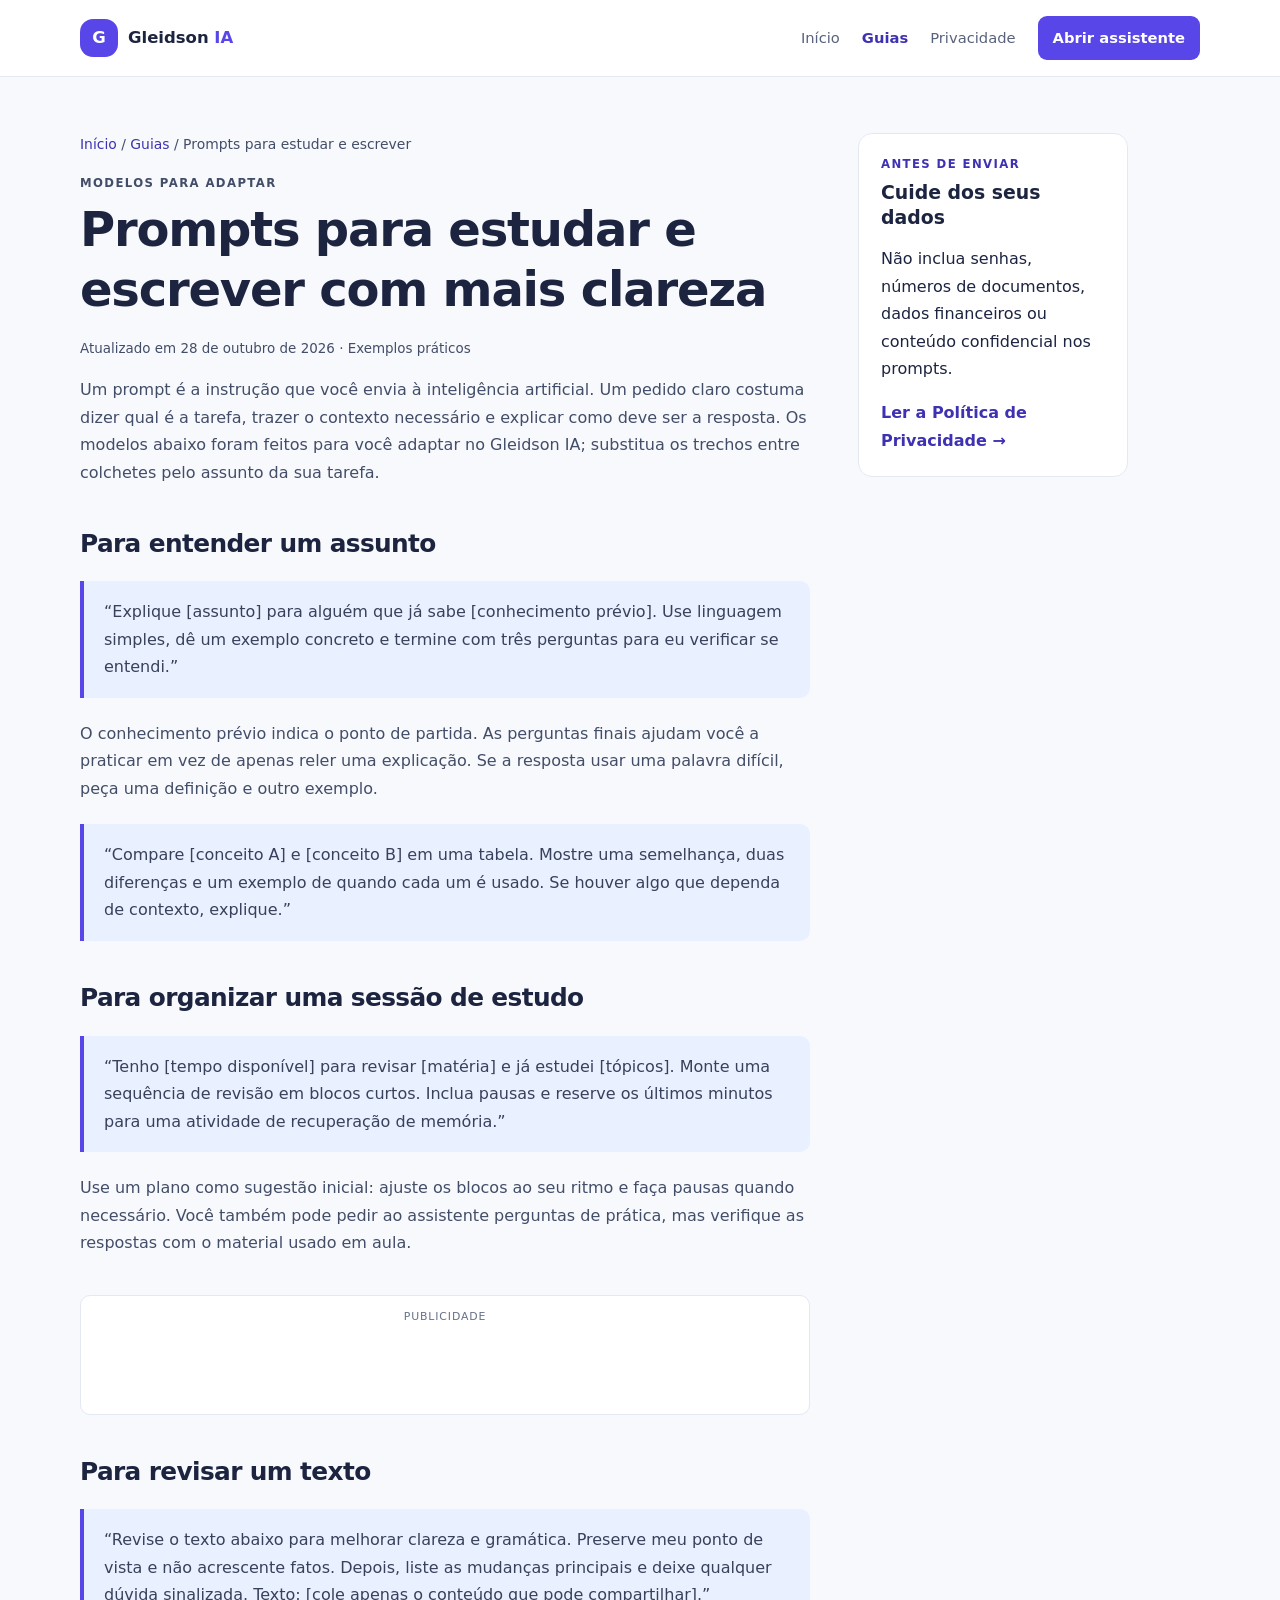
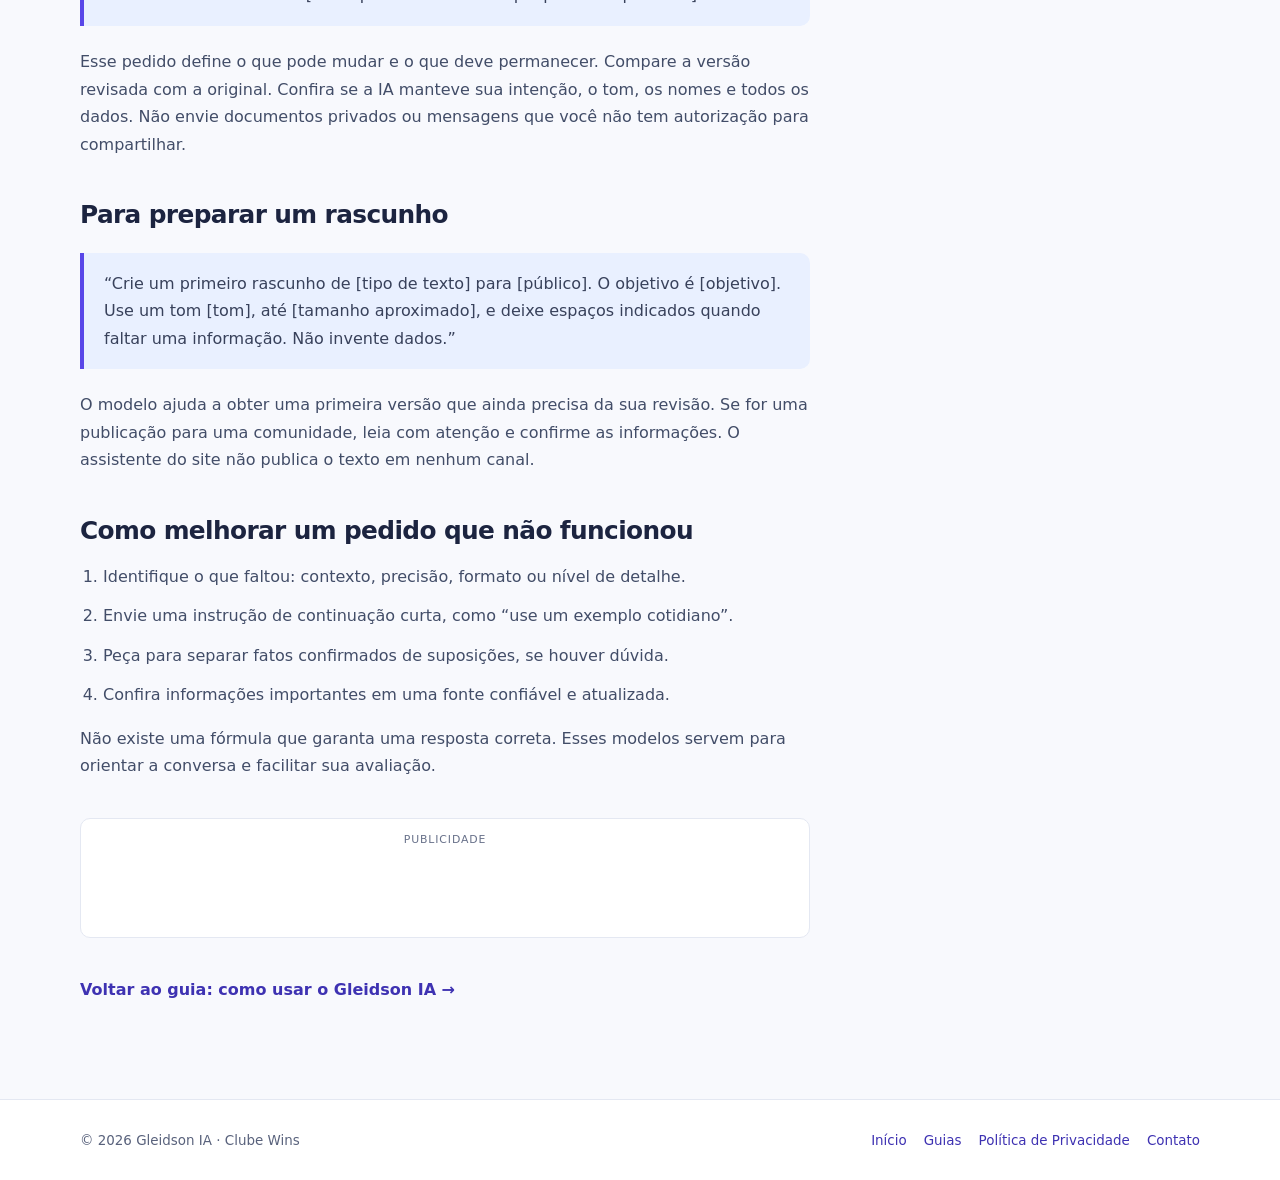
<file: guias/prompts-para-estudar-e-escrever/index.html>
<!doctype html>
<html lang="pt-BR">
<head>
  <meta charset="utf-8">
  <meta name="viewport" content="width=device-width, initial-scale=1">
  <meta name="description" content="Modelos de prompts para estudar, pedir explicações, revisar textos, organizar tarefas e criar rascunhos com o Gleidson IA.">
  <link rel="canonical" href="https://clubewins.com.br/guias/prompts-para-estudar-e-escrever/">
  <link rel="stylesheet" href="/site.css">
  <meta name="google-adsense-account" content="ca-pub-8005983262078707">
  <title>Prompts para estudar e escrever com o Gleidson IA</title>
  <script async src="https://pagead2.googlesyndication.com/pagead/js/adsbygoogle.js?client=ca-pub-8005983262078707" crossorigin="anonymous"></script>
</head>
<body>
  <header class="site-header"><div class="site-header-inner">
    <a class="brand" href="/" aria-label="Gleidson IA, página inicial"><span class="brand-mark" aria-hidden="true">G</span><span>Gleidson <strong>IA</strong></span></a>
    <nav class="site-nav" aria-label="Navegação principal"><a href="/">Início</a><a href="/guias/" aria-current="page">Guias</a><a href="/privacidade/">Privacidade</a><a class="nav-cta" href="/chat/">Abrir assistente</a></nav>
  </div></header>
  <main class="content-layout">
    <article class="article-content">
      <p class="breadcrumb"><a href="/">Início</a> / <a href="/guias/">Guias</a> / Prompts para estudar e escrever</p>
      <p class="article-kicker">MODELOS PARA ADAPTAR</p>
      <h1>Prompts para estudar e escrever com mais clareza</h1>
      <p class="article-meta">Atualizado em 28 de outubro de 2026 · Exemplos práticos</p>
      <p>Um prompt é a instrução que você envia à inteligência artificial. Um pedido claro costuma dizer qual é a tarefa, trazer o contexto necessário e explicar como deve ser a resposta. Os modelos abaixo foram feitos para você adaptar no Gleidson IA; substitua os trechos entre colchetes pelo assunto da sua tarefa.</p>

      <section class="content-section">
        <h2>Para entender um assunto</h2>
        <div class="callout">“Explique [assunto] para alguém que já sabe [conhecimento prévio]. Use linguagem simples, dê um exemplo concreto e termine com três perguntas para eu verificar se entendi.”</div>
        <p>O conhecimento prévio indica o ponto de partida. As perguntas finais ajudam você a praticar em vez de apenas reler uma explicação. Se a resposta usar uma palavra difícil, peça uma definição e outro exemplo.</p>
        <div class="callout">“Compare [conceito A] e [conceito B] em uma tabela. Mostre uma semelhança, duas diferenças e um exemplo de quando cada um é usado. Se houver algo que dependa de contexto, explique.”</div>
      </section>

      <section class="content-section">
        <h2>Para organizar uma sessão de estudo</h2>
        <div class="callout">“Tenho [tempo disponível] para revisar [matéria] e já estudei [tópicos]. Monte uma sequência de revisão em blocos curtos. Inclua pausas e reserve os últimos minutos para uma atividade de recuperação de memória.”</div>
        <p>Use um plano como sugestão inicial: ajuste os blocos ao seu ritmo e faça pausas quando necessário. Você também pode pedir ao assistente perguntas de prática, mas verifique as respostas com o material usado em aula.</p>
      </section>

      <aside class="ad-panel" aria-label="Publicidade"><span class="ad-label">Publicidade</span><ins class="adsbygoogle" style="display:block" data-ad-client="ca-pub-8005983262078707" data-ad-slot="3563583249" data-ad-format="auto" data-full-width-responsive="true"></ins><script>(window.adsbygoogle = window.adsbygoogle || []).push({});</script></aside>

      <section class="content-section">
        <h2>Para revisar um texto</h2>
        <div class="callout">“Revise o texto abaixo para melhorar clareza e gramática. Preserve meu ponto de vista e não acrescente fatos. Depois, liste as mudanças principais e deixe qualquer dúvida sinalizada. Texto: [cole apenas o conteúdo que pode compartilhar].”</div>
        <p>Esse pedido define o que pode mudar e o que deve permanecer. Compare a versão revisada com a original. Confira se a IA manteve sua intenção, o tom, os nomes e todos os dados. Não envie documentos privados ou mensagens que você não tem autorização para compartilhar.</p>
      </section>

      <section class="content-section">
        <h2>Para preparar um rascunho</h2>
        <div class="callout">“Crie um primeiro rascunho de [tipo de texto] para [público]. O objetivo é [objetivo]. Use um tom [tom], até [tamanho aproximado], e deixe espaços indicados quando faltar uma informação. Não invente dados.”</div>
        <p>O modelo ajuda a obter uma primeira versão que ainda precisa da sua revisão. Se for uma publicação para uma comunidade, leia com atenção e confirme as informações. O assistente do site não publica o texto em nenhum canal.</p>
      </section>

      <section class="content-section">
        <h2>Como melhorar um pedido que não funcionou</h2>
        <ol class="steps-list">
          <li>Identifique o que faltou: contexto, precisão, formato ou nível de detalhe.</li>
          <li>Envie uma instrução de continuação curta, como “use um exemplo cotidiano”.</li>
          <li>Peça para separar fatos confirmados de suposições, se houver dúvida.</li>
          <li>Confira informações importantes em uma fonte confiável e atualizada.</li>
        </ol>
        <p>Não existe uma fórmula que garanta uma resposta correta. Esses modelos servem para orientar a conversa e facilitar sua avaliação.</p>
      </section>

      <aside class="ad-panel" aria-label="Publicidade"><span class="ad-label">Publicidade</span><ins class="adsbygoogle" style="display:block" data-ad-client="ca-pub-8005983262078707" data-ad-slot="6767560576" data-ad-format="auto" data-full-width-responsive="true"></ins><script>(window.adsbygoogle = window.adsbygoogle || []).push({});</script></aside>

      <p><a class="text-link" href="/guias/como-usar-gleidson-ia/">Voltar ao guia: como usar o Gleidson IA →</a></p>
    </article>
    <aside class="reading-card"><p class="eyebrow">ANTES DE ENVIAR</p><h2>Cuide dos seus dados</h2><p>Não inclua senhas, números de documentos, dados financeiros ou conteúdo confidencial nos prompts.</p><a class="text-link" href="/privacidade/">Ler a Política de Privacidade →</a></aside>
  </main>
  <footer class="site-footer"><div class="footer-inner"><span>© 2026 Gleidson IA · Clube Wins</span><nav aria-label="Links do rodapé"><a href="/">Início</a><a href="/guias/">Guias</a><a href="/privacidade/">Política de Privacidade</a><a href="mailto:gleidssonn22@gmail.com">Contato</a></nav></div></footer>
</body>
</html>
</file>
<file: site.css>
:root {
  color-scheme: light;
  --ink: #1c2440;
  --muted: #59627c;
  --paper: #f8f9fd;
  --surface: #fff;
  --line: #e4e8f2;
  --purple: #5846e8;
  --purple-dark: #3e32b2;
  --blue-soft: #e9f0ff;
  font-family: Inter, ui-sans-serif, system-ui, -apple-system, BlinkMacSystemFont, "Segoe UI", sans-serif;
}

* { box-sizing: border-box; }
html { scroll-behavior: smooth; }
body { margin: 0; background: var(--paper); color: var(--ink); font-size: 16px; line-height: 1.72; }
a { color: var(--purple-dark); text-decoration-thickness: 1px; text-underline-offset: 3px; }
a:hover { color: var(--purple); }
a:focus-visible, summary:focus-visible { outline: 3px solid #9d94ff; outline-offset: 3px; border-radius: 4px; }
.site-header { background: var(--surface); border-bottom: 1px solid var(--line); }
.site-header-inner, .footer-inner { width: min(1120px, calc(100% - 40px)); margin: 0 auto; display: flex; align-items: center; justify-content: space-between; gap: 24px; }
.site-header-inner { min-height: 76px; }
.brand { display: inline-flex; align-items: center; gap: 10px; color: var(--ink); font-size: 1.03rem; font-weight: 750; text-decoration: none; white-space: nowrap; }
.brand strong { color: var(--purple); }
.brand-mark { display: grid; width: 38px; height: 38px; place-items: center; border-radius: 13px; background: var(--purple); color: white; font-weight: 800; }
.site-nav { display: flex; align-items: center; gap: 22px; }
.site-nav a { color: var(--muted); font-size: .92rem; text-decoration: none; }
.site-nav a[aria-current="page"] { color: var(--purple-dark); font-weight: 700; }
.site-nav .nav-cta { padding: 9px 15px; border-radius: 9px; background: var(--purple); color: white; font-weight: 650; }
.site-nav .nav-cta:hover, .button-primary:hover { background: var(--purple-dark); color: white; }
.hero { background: linear-gradient(115deg, #f0efff 0%, #edf5ff 78%, #f7fbff 100%); border-bottom: 1px solid var(--line); }
.hero-inner { width: min(1120px, calc(100% - 40px)); margin: 0 auto; padding: 74px 0 68px; }
.eyebrow, .article-kicker { color: var(--purple-dark); font-size: .73rem; font-weight: 800; letter-spacing: .12em; line-height: 1.4; }
.hero h1 { max-width: 780px; margin: 14px 0 16px; font-size: clamp(2.25rem, 5vw, 3.8rem); line-height: 1.08; letter-spacing: -.045em; }
.hero-copy { max-width: 690px; margin: 0 0 24px; color: var(--muted); font-size: 1.13rem; }
.button { display: inline-flex; align-items: center; gap: 12px; padding: 12px 18px; border-radius: 9px; font-weight: 700; text-decoration: none; }
.button-primary { background: var(--purple); color: white; }
.hero-note { margin: 13px 0 0; color: var(--muted); font-size: .83rem; }
.content-layout { display: grid; grid-template-columns: minmax(0, 730px) 270px; align-items: start; gap: 48px; width: min(1120px, calc(100% - 40px)); margin: 0 auto; padding: 56px 0 80px; }
.article-content { min-width: 0; }
.article-content > .article-kicker { margin: 0 0 9px; }
.article-content h1, .article-content h2 { line-height: 1.24; letter-spacing: -.025em; }
.article-content > h1 { margin: 0 0 18px; font-size: clamp(2rem, 4vw, 3rem); }
.article-content > h2, .content-section h2 { margin: 0 0 14px; font-size: 1.55rem; }
.article-content p { color: #424d68; }
.content-section { margin-top: 42px; }
.content-section h3 { margin: 0 0 8px; font-size: 1.04rem; }
.steps-list { display: grid; gap: 12px; padding-left: 23px; color: #424d68; }
.example-grid { display: grid; grid-template-columns: repeat(3, minmax(0, 1fr)); gap: 12px; margin: 20px 0; }
.example-card { padding: 17px; border: 1px solid var(--line); border-radius: 12px; background: var(--surface); }
.example-card p { margin: 0; font-size: .92rem; }
.ad-panel { min-height: 120px; margin: 38px 0; padding: 12px; border: 1px solid var(--line); border-radius: 10px; background: var(--surface); }
.ad-label { display: block; margin-bottom: 6px; color: #68718a; font-size: .68rem; letter-spacing: .08em; text-align: center; text-transform: uppercase; }
.guide-links { display: grid; gap: 12px; margin-top: 18px; }
.guide-links a { display: grid; gap: 4px; padding: 17px 19px; border: 1px solid var(--line); border-radius: 12px; background: var(--surface); text-decoration: none; }
.guide-links a:hover { border-color: #c3bfff; box-shadow: 0 8px 20px #2720500c; }
.guide-links strong { color: var(--purple-dark); }
.guide-links span { color: var(--muted); font-size: .91rem; }
.faq-section details { padding: 15px 0; border-top: 1px solid var(--line); }
.faq-section summary { color: var(--ink); font-weight: 700; cursor: pointer; }
.faq-section details p { margin-bottom: 0; }
.reading-card { position: sticky; top: 22px; padding: 22px; border: 1px solid var(--line); border-radius: 14px; background: var(--surface); }
.reading-card .eyebrow { margin: 0; }
.reading-card h2 { margin: 8px 0 10px; font-size: 1.18rem; line-height: 1.3; }
.reading-card ul { display: grid; gap: 10px; margin: 0 0 18px; padding-left: 20px; color: var(--muted); font-size: .91rem; }
.text-link { font-weight: 700; text-decoration: none; }
.article-meta { color: #6b7388; font-size: .84rem; }
.callout { margin: 22px 0; padding: 17px 20px; border-left: 4px solid var(--purple); border-radius: 0 10px 10px 0; background: var(--blue-soft); color: #38415b; }
.callout p:last-child { margin-bottom: 0; }
.policy-list { padding-left: 22px; color: #424d68; }
.site-footer { border-top: 1px solid var(--line); background: var(--surface); }
.footer-inner { min-height: 80px; padding: 18px 0; color: var(--muted); font-size: .84rem; }
.footer-inner nav { display: flex; flex-wrap: wrap; gap: 17px; }
.footer-inner a { text-decoration: none; }
.breadcrumb { margin: 0 0 18px; color: var(--muted); font-size: .87rem; }
.breadcrumb a { text-decoration: none; }
.age-note { color: var(--muted); font-size: .9rem; }

@media (max-width: 820px) {
  .site-header-inner { align-items: flex-start; flex-direction: column; justify-content: center; gap: 12px; padding: 14px 0; }
  .site-nav { flex-wrap: wrap; gap: 11px 17px; }
  .content-layout { grid-template-columns: minmax(0, 1fr); gap: 28px; padding-top: 36px; }
  .reading-card { position: static; grid-row: 1; }
  .hero-inner { padding: 54px 0; }
}
@media (max-width: 580px) {
  .site-header-inner, .footer-inner, .hero-inner, .content-layout { width: min(100% - 28px, 1120px); }
  .site-nav { gap: 9px 13px; }
  .site-nav a { font-size: .84rem; }
  .site-nav .nav-cta { padding: 7px 10px; }
  .hero h1 { font-size: 2.25rem; }
  .hero-copy { font-size: 1rem; }
  .example-grid { grid-template-columns: 1fr; }
  .footer-inner { align-items: flex-start; flex-direction: column; justify-content: center; gap: 8px; }
}
</file>
<file: public/style.css>
/* ========== VARIÁVEIS ========== */
:root {
    --bg-principal: #0b0b12;
    --bg-superficie: #14141f;
    --bg-cartao: #1c1c2b;
    --bg-entrada: #181825;
    --texto: #e8e8f0;
    --texto-fraco: #8f8fa0;
    --destaque: #5b4cf0;
    --destaque-claro: #7061ff;
    --destaque-escuro: #483cd0;
    --sombra-destaque: rgba(91, 76, 240, 0.25);
    --borda: rgba(255, 255, 255, 0.08);
    --mensagem-usuario: linear-gradient(135deg, #5b4cf0, #7061ff);
    --mensagem-ia: #1f1f2e;
    --raio-borda: 18px;
    --transicao: 0.2s ease;
}

/* ========== RESET GERAL ========== */
* {
    margin: 0;
    padding: 0;
    box-sizing: border-box;
}

body {
    font-family: 'Segoe UI', 'Roboto', 'Helvetica Neue', sans-serif;
    background-color: var(--bg-principal);
    color: var(--texto);
    height: 100vh;
    display: flex;
    flex-direction: column;
    overflow: hidden;
}

/* ========== CABEÇALHO ========== */
.app-header {
    background: linear-gradient(135deg, var(--destaque-escuro), var(--destaque));
    padding: 14px 20px;
    box-shadow: 0 4px 20px var(--sombra-destaque);
    z-index: 100;
}

.header-wrapper {
    max-width: 900px;
    margin: 0 auto;
    display: flex;
    justify-content: space-between;
    align-items: center;
}

.brand {
    display: flex;
    align-items: center;
    gap: 12px;
    text-decoration: none;
    color: inherit;
}

.brand-icon {
    width: 38px;
    height: 38px;
    background: rgba(255, 255, 255, 0.2);
    border-radius: 50%;
    display: flex;
    align-items: center;
    justify-content: center;
    font-size: 1.1rem;
    font-weight: 700;
    backdrop-filter: blur(4px);
}

.brand-text {
    display: flex;
    flex-direction: column;
    line-height: 1.2;
}

.brand-name {
    font-size: 1.05rem;
    font-weight: 700;
}

.brand-name strong {
    color: #cbc6ff;
}

.brand-tag {
    font-size: 0.75rem;
    opacity: 0.75;
}

.connection-status {
    display: flex;
    align-items: center;
    gap: 6px;
    font-size: 0.85rem;
    opacity: 0.9;
}

.status-dot {
    width: 8px;
    height: 8px;
    background: #10b981;
    border-radius: 50%;
    animation: pulso 2s infinite;
}

@keyframes pulso {
    0%, 100% { opacity: 1; transform: scale(1); }
    50% { opacity: 0.6; transform: scale(0.85); }
}

/* ========== ÁREA DE MENSAGENS ========== */
.chat-wrapper {
    flex: 1;
    overflow: hidden;
    display: flex;
    flex-direction: column;
}

.messages-container {
    flex: 1;
    padding: 24px 20px;
    overflow-y: auto;
    display: flex;
    flex-direction: column;
    gap: 20px;
    max-width: 900px;
    margin: 0 auto;
    width: 100%;
}

/* Barra de rolagem estilizada */
.messages-container::-webkit-scrollbar {
    width: 6px;
}
.messages-container::-webkit-scrollbar-track {
    background: transparent;
}
.messages-container::-webkit-scrollbar-thumb {
    background: var(--borda);
    border-radius: 3px;
}

/* Mensagens */
.message {
    display: flex;
    gap: 12px;
    max-width: 85%;
    animation: aparece 0.3s ease forwards;
    opacity: 0;
    transform: translateY(6px);
}

@keyframes aparece {
    to {
        opacity: 1;
        transform: translateY(0);
    }
}

.ai-message {
    align-self: flex-start;
}

.user-message {
    align-self: flex-end;
    flex-direction: row-reverse;
}

.message-avatar {
    font-size: 1.2rem;
    flex-shrink: 0;
    width: 36px;
    height: 36px;
    display: flex;
    align-items: center;
    justify-content: center;
    background: var(--bg-superficie);
    border-radius: 50%;
}

.message-content {
    padding: 14px 18px;
    border-radius: var(--raio-borda);
    line-height: 1.6;
    font-size: 0.98rem;
}

.ai-message .message-content {
    background: var(--mensagem-ia);
    border: 1px solid var(--borda);
    border-bottom-left-radius: 6px;
}

.user-message .message-content {
    background: var(--mensagem-usuario);
    border-bottom-right-radius: 6px;
    box-shadow: 0 4px 12px var(--sombra-destaque);
}

.message-tip {
    margin-top: 8px;
    font-size: 0.9rem;
    color: var(--texto-fraco);
}

/* Indicador digitando */
.typing-dots {
    display: flex;
    gap: 5px;
    padding: 10px 14px;
}

.typing-dots span {
    width: 8px;
    height: 8px;
    background: var(--texto-fraco);
    border-radius: 50%;
    animation: digitando 1.4s infinite ease-in-out both;
}

.typing-dots span:nth-child(1) { animation-delay: -0.32s; }
.typing-dots span:nth-child(2) { animation-delay: -0.16s; }

@keyframes digitando {
    0%, 80%, 100% { transform: scale(0.7); opacity: 0.4; }
    40% { transform: scale(1); opacity: 1; }
}

/* ========== ÁREA DE ENTRADA ========== */
.input-footer {
    background: var(--bg-superficie);
    border-top: 1px solid var(--borda);
    padding: 16px 20px;
}

.input-form {
    max-width: 900px;
    margin: 0 auto;
    display: flex;
    gap: 12px;
    align-items: center;
}

.message-input {
    flex: 1;
    padding: 14px 20px;
    background: var(--bg-entrada);
    border: 1px solid var(--borda);
    border-radius: 24px;
    color: var(--texto);
    font-size: 1rem;
    outline: none;
    transition: border-color var(--transicao), box-shadow var(--transicao);
}

.message-input:focus {
    border-color: var(--destaque);
    box-shadow: 0 0 0 3px rgba(91, 76, 240, 0.15);
}

.send-button {
    width: 46px;
    height: 46px;
    border-radius: 50%;
    border: none;
    background: var(--mensagem-usuario);
    color: white;
    cursor: pointer;
    display: flex;
    align-items: center;
    justify-content: center;
    transition: transform var(--transicao), box-shadow var(--transicao);
}

.send-button:hover:not(:disabled) {
    transform: scale(1.08);
    box-shadow: 0 4px 12px var(--sombra-destaque);
}

.send-button:active:not(:disabled) {
    transform: scale(0.96);
}

.send-button:disabled {
    opacity: 0.5;
    cursor: not-allowed;
}

.disclaimer {
    max-width: 900px;
    margin: 8px auto 0;
    font-size: 0.75rem;
    color: var(--texto-fraco);
    text-align: center;
}

/* ========== CELULAR ========== */
@media (max-width: 640px) {
    .messages-container {
        padding: 16px 12px;
    }
    .message {
        max-width: 92%;
    }
    .app-header,
    .input-footer {
        padding: 12px;
    }
    .message-content {
        padding: 12px 14px;
        font-size: 0.95rem;
    }
}

/* Publicidade integrada ao topo do assistente */
.ad-area {
    width: min(100% - 32px, 900px);
    min-height: 90px;
    margin: 12px auto 0;
    padding: 8px 12px;
    border: 1px solid var(--borda);
    border-radius: 12px;
    background: var(--bg-superficie);
}
.ad-label {
    display: block;
    margin-bottom: 4px;
    color: var(--texto-fraco);
    font-size: 0.65rem;
    letter-spacing: 0.08em;
    text-align: center;
    text-transform: uppercase;
}
.ad-unit { min-height: 50px; }

/* Em telas largas, o anúncio ocupa a coluna lateral sem cobrir a conversa. */
.chat-wrapper {
    width: min(100%, 1280px);
    min-height: 0;
    margin: 0 auto;
    padding: 16px 24px;
    display: grid;
    grid-template-columns: minmax(0, 1fr) 300px;
    grid-template-rows: auto minmax(0, 1fr);
    gap: 24px;
}

.assistant-tools {
    grid-column: 1;
    grid-row: 1;
    width: 100%;
    max-width: 900px;
    margin: 0 auto;
}

.tools-heading {
    display: flex;
    align-items: center;
    justify-content: space-between;
    gap: 12px;
    margin-bottom: 10px;
}

.tools-heading h2 {
    color: var(--texto);
    font-size: 0.95rem;
    font-weight: 600;
}

.personal-points {
    flex-shrink: 0;
    color: #cbc6ff;
    font-size: 0.75rem;
}

.quick-actions {
    display: flex;
    flex-wrap: wrap;
    gap: 8px;
}

.quick-action,
.new-chat-button,
.message-tool-button,
.quiz-option,
.quiz-confirm-button,
.quiz-share-button {
    border: 1px solid var(--borda);
    border-radius: 999px;
    background: var(--bg-superficie);
    color: var(--texto);
    font: inherit;
    cursor: pointer;
    transition: background var(--transicao), border-color var(--transicao), transform var(--transicao);
}

.quick-action {
    padding: 8px 12px;
    font-size: 0.82rem;
}

.quick-action:hover,
.new-chat-button:hover,
.message-tool-button:hover,
.quiz-option:hover,
.quiz-confirm-button:hover,
.quiz-share-button:hover {
    border-color: var(--destaque-claro);
    background: var(--bg-cartao);
}

.quick-action:active,
.quiz-option:active {
    transform: scale(0.98);
}

.quick-action-primary,
.quiz-confirm-button {
    border-color: transparent;
    background: linear-gradient(135deg, var(--destaque-escuro), var(--destaque));
}

.quick-action-primary:hover,
.quiz-confirm-button:hover {
    background: linear-gradient(135deg, var(--destaque), var(--destaque-claro));
}

.quick-action:focus-visible,
.new-chat-button:focus-visible,
.message-tool-button:focus-visible,
.quiz-option:focus-visible,
.quiz-confirm-button:focus-visible,
.quiz-share-button:focus-visible,
.faq-panel summary:focus-visible {
    outline: 2px solid #cbc6ff;
    outline-offset: 3px;
}

.faq-panel {
    margin-top: 10px;
    color: var(--texto-fraco);
    font-size: 0.82rem;
}

.faq-panel summary {
    width: fit-content;
    cursor: pointer;
}

.faq-content {
    display: grid;
    grid-template-columns: repeat(2, minmax(0, 1fr));
    gap: 8px 20px;
    max-height: 28vh;
    overflow-y: auto;
    margin-top: 10px;
    padding: 12px 14px;
    border: 1px solid var(--borda);
    border-radius: 12px;
    background: var(--bg-superficie);
}

.faq-content h3 {
    color: var(--texto);
    font-size: 0.8rem;
    font-weight: 600;
}

.faq-content p {
    line-height: 1.45;
}

.messages-container {
    grid-column: 1;
    grid-row: 2;
    min-height: 0;
    width: 100%;
    max-width: 900px;
    margin: 0 auto;
}

.ad-area {
    grid-column: 2;
    grid-row: 1;
    align-self: start;
    width: 100%;
    max-width: 300px;
    min-height: 280px;
    margin: 12px 0;
    padding: 12px;
}

.ad-unit { min-height: 250px; }

.input-layout {
    display: grid;
    grid-template-columns: minmax(0, 1fr) 300px;
    gap: 24px;
    width: min(100%, 1280px);
    margin: 0 auto;
    padding: 0 24px;
}

.input-form,
.disclaimer,
.new-chat-button {
    grid-column: 1;
    width: min(100%, 900px);
    margin-left: auto;
    margin-right: auto;
}

.new-chat-button {
    width: fit-content;
    margin-top: 8px;
    padding: 6px 11px;
    color: var(--texto-fraco);
    font-size: 0.78rem;
}

.message-tools {
    display: flex;
    flex-wrap: wrap;
    align-items: center;
    gap: 6px;
    margin-top: 9px;
}

.message-tool-button {
    padding: 5px 9px;
    color: var(--texto-fraco);
    font-size: 0.72rem;
}

.message-tool-button[aria-pressed="true"] {
    border-color: var(--destaque-claro);
    color: #cbc6ff;
}

.feedback-status {
    color: var(--texto-fraco);
    font-size: 0.72rem;
}

.quiz-card {
    align-self: flex-start;
    width: min(100%, 680px);
    padding: 18px;
    border: 1px solid var(--borda);
    border-radius: var(--raio-borda);
    background: var(--bg-superficie);
    box-shadow: 0 8px 28px rgba(0, 0, 0, 0.16);
}

.quiz-card h2 {
    margin-bottom: 8px;
    color: #cbc6ff;
    font-size: 0.8rem;
    font-weight: 600;
    letter-spacing: 0.04em;
    text-transform: uppercase;
}

.quiz-question {
    margin-bottom: 14px;
    font-size: 1rem;
    line-height: 1.5;
}

.quiz-options {
    display: grid;
    gap: 8px;
}

.quiz-option {
    width: 100%;
    padding: 10px 12px;
    border-radius: 12px;
    text-align: left;
}

.quiz-option.is-selected {
    border-color: var(--destaque-claro);
    background: rgba(91, 76, 240, 0.18);
}

.quiz-option:disabled {
    cursor: default;
    opacity: 0.88;
}

.quiz-result {
    margin-top: 12px;
    color: var(--texto);
    font-size: 0.9rem;
    line-height: 1.5;
}

.quiz-confirm-button,
.quiz-share-button {
    margin-top: 14px;
    padding: 9px 14px;
    font-size: 0.84rem;
}

.quiz-share-button {
    margin-left: 7px;
}

.quiz-note {
    margin-top: 10px;
    color: var(--texto-fraco);
    font-size: 0.72rem;
    line-height: 1.45;
}

.quiz-feedback {
    display: flex;
    gap: 8px;
    margin-top: 12px;
}

@media (max-width: 1100px) {
    .chat-wrapper {
        display: flex;
        flex-direction: column;
        gap: 8px;
        padding: 10px 16px;
    }

    .ad-area {
        order: -1;
        width: min(100%, 900px);
        max-width: 900px;
        min-height: 90px;
        margin: 0 auto;
        padding: 6px 10px;
    }

    .ad-unit { min-height: 50px; }

    .messages-container {
        width: 100%;
        max-width: 900px;
        margin: 0 auto;
    }

    .assistant-tools {
        flex: 0 0 auto;
        width: 100%;
        max-width: 900px;
        margin: 0 auto;
        padding: 0 4px;
    }

    .faq-content {
        grid-template-columns: minmax(0, 1fr);
        max-height: 24vh;
    }

    .input-layout {
        display: block;
        width: 100%;
        max-width: 900px;
        padding: 0;
    }

    .input-form,
    .disclaimer,
    .new-chat-button {
        width: 100%;
    }

    .new-chat-button {
        width: fit-content;
    }
}

@media (max-width: 480px) {
    .tools-heading {
        align-items: flex-start;
        flex-direction: column;
        gap: 4px;
    }

    .quick-actions {
        gap: 6px;
    }

    .quick-action {
        padding: 7px 10px;
        font-size: 0.77rem;
    }

    .quiz-card {
        padding: 14px;
    }

    .quiz-share-button {
        margin-left: 0;
    }
}

/* Anúncios ficam nas páginas editoriais; o chat permanece focado no assistente. */
.ad-area { display: none; }
.chat-wrapper {
    grid-template-columns: minmax(0, 1fr);
    max-width: 960px;
}
.assistant-tools,
.messages-container { grid-column: 1; }
.input-layout { grid-template-columns: minmax(0, 1fr); }
.chat-wrapper[hidden],
.input-footer[hidden],
.age-gate[hidden] { display: none !important; }
.assistant-nav {
    display: flex;
    flex-wrap: wrap;
    align-items: center;
    gap: 14px;
}
.assistant-nav a {
    color: var(--texto);
    font-size: 0.78rem;
    opacity: 0.9;
    text-decoration: none;
}
.assistant-nav a:hover { text-decoration: underline; }
.age-gate {
    display: grid;
    flex: 1;
    place-items: center;
    padding: 28px 18px;
}
.age-gate-card {
    width: min(100%, 560px);
    padding: 28px;
    border: 1px solid var(--borda);
    border-radius: var(--raio-borda);
    background: var(--bg-superficie);
    box-shadow: 0 14px 45px rgba(0, 0, 0, 0.2);
}
.age-gate-label {
    margin-bottom: 6px;
    color: #cbc6ff;
    font-size: 0.75rem;
    font-weight: 700;
    letter-spacing: 0.08em;
    text-transform: uppercase;
}
.age-gate-card h1 { margin-bottom: 10px; font-size: 1.45rem; }
.age-gate-card p:not(.age-gate-label) { margin-bottom: 18px; color: var(--texto-fraco); line-height: 1.6; }
.age-exit-link { display: inline-block; margin-left: 12px; color: var(--texto-fraco); font-size: 0.85rem; }

@media (max-width: 1100px) {
    .assistant-nav { gap: 9px; }
}
</file>
